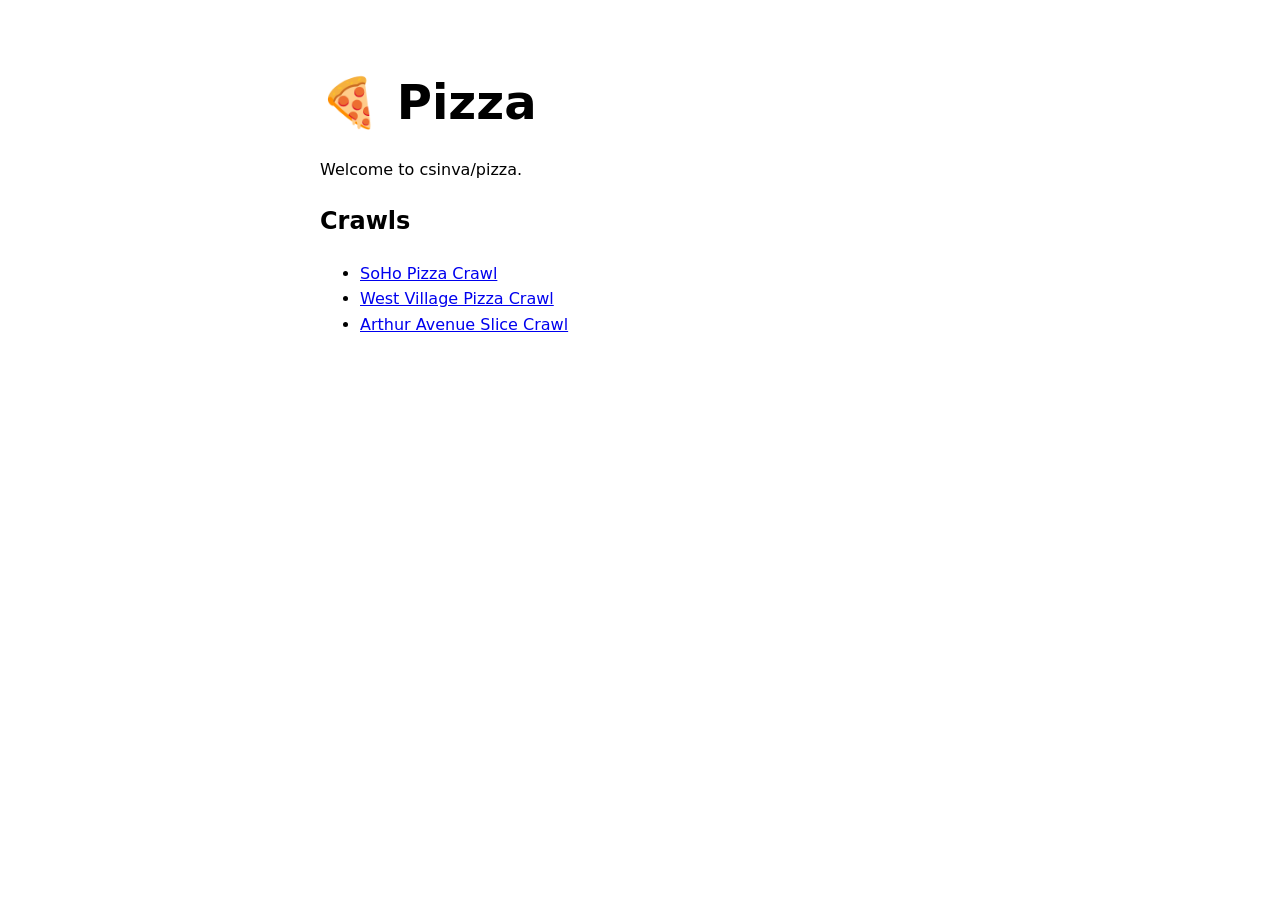
<file: index.html>
<!doctype html>
<html lang="en">
<head>
<meta charset="utf-8">
<meta name="viewport" content="width=device-width, initial-scale=1">
<title>Pizza</title>
<style>
  :root { color-scheme: light dark; }
  body { font-family: system-ui, sans-serif; max-width: 40rem; margin: 4rem auto; padding: 0 1rem; line-height: 1.6; }
  h1 { font-size: 3rem; margin-bottom: 0; }
</style>
</head>
<body>
  <h1>🍕 Pizza</h1>
  <p>Welcome to csinva/pizza.</p>
  <h2>Crawls</h2>
  <ul>
    <li><a href="soho.html">SoHo Pizza Crawl</a></li>
    <li><a href="west-village.html">West Village Pizza Crawl</a></li>
    <li><a href="slice-crawl.html">Arthur Avenue Slice Crawl</a></li>
  </ul>
</body>
</html>
</file>
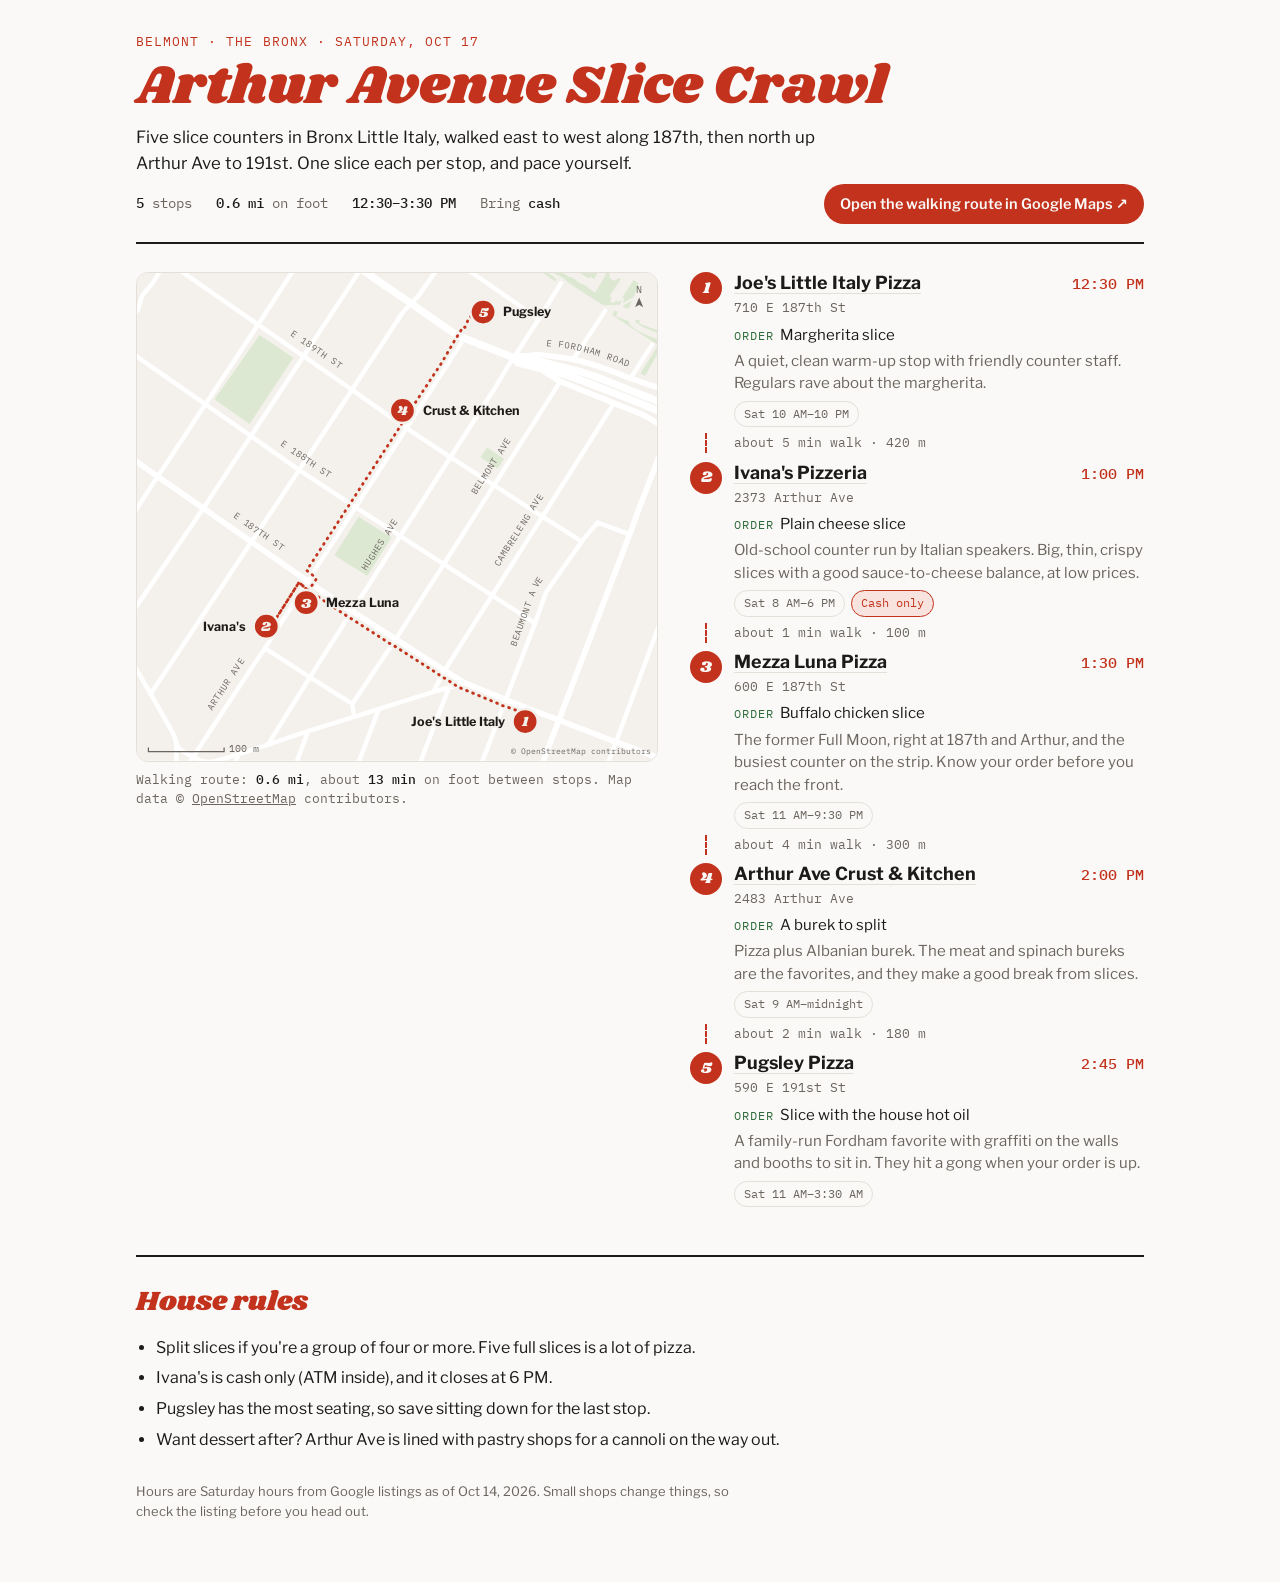
<file: slice-crawl.html>
<!doctype html>
<html lang="en">
<meta charset="utf-8">
<meta name="viewport" content="width=device-width, initial-scale=1, viewport-fit=cover">
<style>body{margin:0}</style>
<title>Arthur Avenue Slice Crawl</title>
<meta name="claude:viewport-fit-sides" content="cover">
<link rel="preconnect" href="https://fonts.googleapis.com">
<link rel="preconnect" href="https://fonts.gstatic.com" crossorigin>
<link rel="stylesheet" href="https://fonts.googleapis.com/css2?family=Shrikhand&family=Libre+Franklin:wght@400;500;600;700&family=IBM+Plex+Mono:wght@400;500&display=swap">
<link rel="stylesheet" href="map.css">
<style>
/* Layout: sign-style header, the shared route map, then the ordered stops */
:root {
  --bg: #FAF9F7;
  --surface: #FFFFFF;
  --ink: #1D1B19;
  --muted: #6B655F;
  --line: #E4DFD9;
  --sauce: #C2321C;
  --sauce-soft: #F8E3DE;
  --basil: #2E6A3A;
  --street: #D9D3CC;
  --font-sign: "Shrikhand", "Georgia", serif;
  --font-body: "Libre Franklin", system-ui, -apple-system, "Segoe UI", sans-serif;
  --font-ticket: "IBM Plex Mono", ui-monospace, "SFMono-Regular", Menlo, monospace;
}
@media (prefers-color-scheme: dark) {
  :root:not([data-theme="light"]) {
    --bg: #161412; --surface: #1F1C19; --ink: #F1EDE8; --muted: #A69E96; --line: #34302B;
    --sauce: #F0694E; --sauce-soft: #3A1F19; --basil: #84C493; --street: #3F3A34;
    color-scheme: dark;
  }
}
:root[data-theme="dark"] {
  --bg: #161412; --surface: #1F1C19; --ink: #F1EDE8; --muted: #A69E96; --line: #34302B;
  --sauce: #F0694E; --sauce-soft: #3A1F19; --basil: #84C493; --street: #3F3A34;
  color-scheme: dark;
}
* { box-sizing: border-box; }
body {
  background: var(--bg); color: var(--ink);
  font-family: var(--font-body); font-size: 16px; line-height: 1.55;
}
.wrap {
  max-width: 1040px; margin: 0 auto;
  padding-left: max(16px, env(safe-area-inset-left, 0px));
  padding-right: max(16px, env(safe-area-inset-right, 0px));
  padding-block: 32px 48px;
}
header {
  display: grid; grid-template-columns: minmax(0, 1fr) auto; grid-auto-flow: row dense;
  column-gap: 24px; row-gap: 8px; padding-block: 0 18px; border-bottom: 2px solid var(--ink);
}
header > * { grid-column: 1 / -1; }
header > .facts { grid-column: 1; align-self: center; margin: 0; }
header > .route-btn { grid-column: 2; align-self: center; margin: 0; }
@media (max-width: 640px) { header > .route-btn { grid-column: 1 / -1; } }
.eyebrow { font-family: var(--font-ticket); font-size: 13px; letter-spacing: .08em; text-transform: uppercase; color: var(--sauce); }
h1 {
  font-family: var(--font-sign); font-weight: 400; color: var(--sauce);
  font-size: clamp(2.2rem, 5.5vw, 3.4rem); line-height: 1.02; margin: 0; text-wrap: balance;
}
.lede { margin: 0; max-width: 60ch; color: var(--ink); font-size: 1.05rem; }
.facts { display: flex; flex-wrap: wrap; gap: 8px 24px; margin-top: 4px; font-family: var(--font-ticket); font-size: 14px; color: var(--muted); }
.facts b { color: var(--ink); font-weight: 500; font-variant-numeric: tabular-nums; }
.route-btn {
  justify-self: start; display: inline-flex; align-items: center; gap: 8px; margin-top: 6px;
  background: var(--sauce); color: var(--bg); text-decoration: none; font-weight: 600;
  padding: 9px 16px; border-radius: 999px; font-size: 14.5px; white-space: nowrap;
}
.route-btn:hover { filter: brightness(1.08); }
.route-btn:focus-visible, a:focus-visible { outline: 3px solid var(--basil); outline-offset: 3px; }

main { margin: 0; }

.stops { list-style: none; margin: 0; padding: 0; display: grid; }
.stop { display: grid; grid-template-columns: 32px minmax(0, 1fr); gap: 12px; }
.num {
  width: 32px; height: 32px; border-radius: 50%; display: grid; place-items: center;
  background: var(--sauce); color: var(--bg); font-family: var(--font-sign); font-size: 16px; padding-top: 2px;
}
.body { display: grid; gap: 3px; padding-bottom: 4px; min-width: 0; }
.top { display: flex; flex-wrap: wrap; align-items: baseline; justify-content: space-between; gap: 4px 12px; }
.stop h2 { margin: 0; font-size: 1.12rem; font-weight: 700; line-height: 1.25; text-wrap: balance; }
.stop h2 a { color: inherit; text-decoration: none; border-bottom: 1px solid var(--line); }
.stop h2 a:hover { border-bottom-color: var(--sauce); }
.time { font-family: var(--font-ticket); font-weight: 500; font-size: 15px; color: var(--sauce); font-variant-numeric: tabular-nums; }
.addr { font-family: var(--font-ticket); font-size: 13px; color: var(--muted); }
.order { margin: 2px 0 0; font-size: 15px; }
.order span { font-family: var(--font-ticket); font-size: 12px; letter-spacing: .08em; text-transform: uppercase; color: var(--basil); margin-right: 6px; }
.note { margin: 0; color: var(--muted); max-width: 62ch; font-size: 15px; line-height: 1.5; }
.tags { display: flex; flex-wrap: wrap; gap: 6px; margin-top: 3px; }
.tag { font-family: var(--font-ticket); font-size: 12px; padding: 3px 9px; border-radius: 999px; border: 1px solid var(--line); color: var(--muted); font-variant-numeric: tabular-nums; }
.tag.warn { border-color: var(--sauce); color: var(--sauce); background: var(--sauce-soft); }
.walk { display: grid; grid-template-columns: 32px minmax(0, 1fr); gap: 12px; align-items: center; padding-block: 2px 8px; }
.walk .rail { justify-self: center; width: 0; height: 20px; border-left: 2px dashed var(--sauce); }
.walk span { font-family: var(--font-ticket); font-size: 13px; color: var(--muted); font-variant-numeric: tabular-nums; }

.rules { margin-top: 44px; padding-top: 24px; border-top: 2px solid var(--ink); display: grid; gap: 12px; }
.rules h3 { margin: 0; font-family: var(--font-sign); font-weight: 400; color: var(--sauce); font-size: 1.7rem; }
.rules ul { margin: 0; padding-left: 20px; display: grid; gap: 6px; max-width: 66ch; }
.fine { margin-top: 28px; font-size: 13px; color: var(--muted); max-width: 70ch; }
@media (prefers-reduced-motion: no-preference) { .route-btn { transition: filter .15s; } }
</style>

<div class="wrap">
  <header>
    <div class="eyebrow">Belmont · The Bronx · Saturday, Oct 17</div>
    <h1>Arthur Avenue Slice Crawl</h1>
    <p class="lede">Five slice counters in Bronx Little Italy, walked east to west along 187th, then north up Arthur Ave to 191st. One slice each per stop, and pace yourself.</p>
    <div class="facts">
      <div><b>5</b> stops</div>
      <div><b id="totalDist">—</b> on foot</div>
      <div><b>12:30–3:30 PM</b></div>
      <div>Bring <b>cash</b></div>
    </div>
    <a class="route-btn" id="routeLink" href="https://www.google.com/maps/dir/?api=1&travelmode=walking" target="_blank" rel="noopener">Open the walking route in Google Maps ↗</a>
  </header>

  <div class="crawl-layout">
  <!-- map:start (generated by tools/build_maps.py, do not edit by hand) -->
<figure class="map" data-legs="423,104,297,183">
<svg class="route-map" viewBox="0 0 640 600" role="img" aria-labelledby="map-title-arthur-ave"><title id="map-title-arthur-ave">Walking route map: Joe&#x27;s Little Italy, then Ivana&#x27;s, then Mezza Luna, then Crust &amp; Kitchen, then Pugsley</title><rect width="640" height="600" fill="var(--map-bg)"/><path d="M283.5 372.8 L243.0 347.3 L272.7 300.1 L313.2 325.6 L283.5 372.8Z" fill="var(--map-park)"/><path d="M150.9 76.3 L95.4 155.5 L138.6 185.8 L192.5 104.3 L150.9 76.3Z" fill="var(--map-park)"/><path d="M443.9 240.7 L422.8 226.8 L430.8 214.7 L451.8 228.6 L443.9 240.7Z" fill="var(--map-park)"/><path d="M686.3 102.4 L662.2 93.2 L642.0 131.8 L644.9 132.8 L650.8 134.0 L655.9 133.7 L661.4 132.8 L665.8 130.7 L669.5 127.5 L672.6 124.5 L675.2 121.0 L686.3 102.4Z" fill="var(--map-park)"/><path d="M631.8 -55.9 L641.2 -50.6 L641.7 -49.5 L641.8 -48.4 L641.0 -47.5 L640.1 -46.6 L638.5 -45.4 L637.4 -44.0 L636.6 -42.8 L636.0 -41.2 L631.4 -29.8 L631.0 -29.0 L630.3 -28.6 L629.6 -28.5 L628.8 -28.8 L621.5 -33.8 L624.8 -40.5 L623.1 -42.9 L631.8 -55.9Z" fill="var(--map-park)"/><path d="M617.0 -33.9 L620.3 -31.6 L630.3 -24.4 L631.0 -23.2 L631.3 -22.0 L631.0 -20.9 L627.1 -11.8 L615.1 -19.5 L617.3 -23.2 L612.2 -26.7 L617.0 -33.9Z" fill="var(--map-park)"/><path d="M666.8 -54.8 L663.9 -46.8 L659.3 -48.5 L647.5 -16.9 L645.1 -17.7 L643.9 -19.8 L643.7 -22.0 L643.8 -23.9 L644.7 -26.4 L656.6 -56.5 L658.3 -57.3 L660.1 -58.1 L666.8 -54.8Z" fill="var(--map-park)"/><path d="M611.3 8.6 L617.5 12.8 L612.0 27.6 L610.9 29.5 L609.2 30.8 L598.1 36.9 L599.0 32.9 L599.0 30.8 L597.5 29.1 L611.3 8.6Z" fill="var(--map-park)"/><path d="M609.4 34.3 L598.6 39.6 L598.4 41.4 L602.6 43.4 L604.6 43.7 L606.1 42.5 L609.4 34.3Z" fill="var(--map-park)"/><path d="M613.3 56.8 L619.2 58.9 L618.0 62.0 L653.5 75.3 L653.1 76.7 L652.1 77.9 L650.5 78.0 L623.6 67.0 L618.0 63.6 L614.5 61.1 L613.1 59.4 L613.3 56.8Z" fill="var(--map-park)"/><path d="M688.4 -41.9 L689.6 -43.2 L710.7 -31.2 L710.2 -29.4 L687.3 -38.0 L688.4 -41.9Z" fill="var(--map-park)"/><path d="M481.8 -12.6 L484.1 -15.7 L488.6 -15.5 L490.9 -14.7 L493.6 -13.5 L494.6 -11.4 L495.8 -9.2 L497.2 -6.8 L499.0 -4.6 L513.7 5.3 L513.8 6.4 L516.5 8.1 L515.0 10.5 L481.8 -12.6Z" fill="var(--map-park)"/><path d="M573.5 39.4 L576.9 40.0 L580.5 39.5 L584.6 39.2 L588.1 40.0 L590.8 38.6 L593.2 39.8 L595.2 38.4 L596.0 34.6 L594.6 33.4 L592.9 35.9 L590.2 34.1 L586.2 37.3 L582.4 34.7 L584.3 30.1 L581.6 28.3 L595.4 7.7 L592.4 5.7 L590.9 7.7 L588.6 9.0 L585.9 8.8 L583.6 7.8 L581.9 5.9 L581.3 3.6 L581.2 1.3 L582.3 -0.9 L568.7 -9.0 L566.1 -9.4 L563.3 -9.0 L560.5 -10.3 L550.5 -15.8 L543.4 -4.7 L540.4 -6.4 L538.8 -3.7 L556.6 7.0 L558.1 4.5 L562.5 7.1 L569.1 -3.9 L577.6 1.2 L571.0 12.2 L571.4 12.4 L570.0 14.9 L569.5 14.6 L567.8 17.4 L563.9 23.9 L555.2 18.6 L555.7 17.7 L548.5 13.4 L548.0 14.3 L540.6 9.9 L541.1 9.0 L533.8 4.6 L533.3 5.4 L524.5 0.1 L525.0 -0.7 L519.2 -4.2 L516.4 -1.7 L514.8 -1.7 L513.6 0.3 L519.9 3.4 L525.8 7.1 L529.7 11.1 L539.7 17.7 L554.0 27.0 L573.5 39.4Z" fill="var(--map-park)"/><path d="M553.1 -19.3 L555.0 -22.6 L553.4 -30.0 L589.0 -6.0 L584.2 -3.6 L572.2 -11.3 L568.8 -12.7 L566.5 -12.9 L563.7 -12.8 L553.1 -19.3Z" fill="var(--map-park)"/><path d="M499.6 -10.4 L501.6 -7.0 L511.7 -1.2 L515.5 -6.0 L512.9 -5.2 L511.2 -5.5 L507.8 -6.2 L499.6 -10.4Z" fill="var(--map-park)"/><path d="M669.7 -53.9 L666.8 -45.7 L678.5 -41.3 L679.4 -44.1 L679.6 -45.8 L679.2 -47.7 L677.8 -49.4 L669.7 -53.9Z" fill="var(--map-park)"/><path d="M660.1 -72.5 L658.9 -71.3 L659.1 -69.7 L660.2 -68.9 L712.6 -40.1 L713.7 -39.8 L714.9 -39.6 L716.1 -39.9 L716.9 -40.7 L718.8 -45.0 L718.7 -46.0 L718.2 -46.7 L717.1 -46.6 L716.3 -46.2 L714.5 -42.6 L660.1 -72.5Z" fill="var(--map-park)"/><path d="M618.3 -82.1 L595.7 -48.5 L593.9 -48.9 L587.9 -93.4 L591.3 -92.0 L594.1 -91.0 L597.4 -90.8 L600.6 -91.4 L618.3 -82.1Z" fill="var(--map-park)"/><path d="M488.3 -35.0 L484.3 -29.7 L482.2 -28.4 L480.6 -28.0 L478.7 -28.5 L455.1 -42.5 L427.2 -61.6 L464.5 -116.0 L466.3 -115.5 L469.2 -116.4 L470.5 -117.6 L501.1 -95.2 L502.4 -92.9 L503.3 -90.6 L503.2 -88.0 L498.1 -80.6 L495.3 -82.7 L489.6 -75.2 L490.7 -74.4 L485.7 -67.4 L482.0 -70.2 L480.2 -70.8 L478.4 -70.2 L477.7 -68.3 L478.9 -66.3 L482.3 -63.7 L476.5 -55.7 L475.4 -56.5 L469.7 -49.1 L488.3 -35.0Z" fill="var(--map-park)"/><path d="M591.3 -47.7 L589.4 -44.0 L586.2 -42.0 L582.0 -41.7 L576.5 -42.9 L572.3 -46.0 L569.2 -49.9 L565.6 -53.6 L560.6 -56.5 L585.7 -91.9 L591.3 -47.7Z" fill="var(--map-park)"/><path d="M625.6 126.0 L648.6 84.9 L628.3 77.0 L618.4 72.2 L613.6 69.5 L610.0 66.6 L606.7 63.8 L605.6 61.8 L605.0 59.4 L589.5 53.3 L591.4 49.0 L591.1 47.5 L587.8 46.2 L584.9 51.7 L600.7 62.1 L606.0 65.7 L630.5 81.7 L641.5 88.7 L619.5 123.8 L625.6 126.0Z" fill="var(--map-park)"/><path d="M662.2 93.2 L660.3 92.3 L639.1 131.0 L642.0 131.8 L662.2 93.2Z" fill="var(--map-park)"/><path d="M489.5 -28.9 L488.3 -26.4 L488.4 -24.2 L489.7 -23.0 L508.4 -14.1 L510.9 -13.9 L513.7 -14.9 L515.4 -16.8 L521.1 -26.6 L521.3 -29.3 L521.1 -31.4 L519.8 -33.5 L515.2 -38.2 L512.8 -40.1 L509.4 -40.7 L504.9 -40.7 L499.9 -39.2 L496.4 -36.7 L493.0 -33.3 L489.5 -28.9Z" fill="var(--map-park)"/><path d="M378.3 -39.3 L382.5 -36.3 L385.4 -40.3 L398.7 -60.2 L404.4 -68.2 L381.7 -84.2 L371.3 -94.2 L370.1 -94.9 L369.2 -94.9 L368.6 -94.3 L367.8 -93.2 L365.4 -89.9 L347.2 -64.9 L345.8 -54.4 L362.7 -56.8 L364.1 -58.2 L357.3 -63.0 L355.0 -59.8 L349.2 -63.9 L364.9 -86.4 L370.3 -82.6 L368.2 -79.5 L384.9 -67.7 L387.1 -70.8 L393.0 -66.7 L389.4 -61.5 L392.2 -59.3 L378.3 -39.3Z" fill="var(--map-park)"/><path d="M381.2 -34.6 L377.3 -37.7 L374.8 -34.2 L378.9 -31.4 L381.2 -34.6Z" fill="var(--map-park)"/><path d="M539.3 -116.7 L553.1 -134.8 L557.1 -134.5 L581.6 -109.0 L580.5 -104.9 L581.0 -101.3 L582.6 -98.1 L584.5 -95.5 L558.2 -58.8 L556.2 -59.3 L538.9 -71.3 L539.3 -116.7Z" fill="var(--map-park)"/><path d="M634.2 -59.5 L636.6 -58.3 L635.6 -56.3 L641.8 -51.7 L644.1 -52.9 L648.2 -63.0 L647.0 -66.4 L621.5 -80.1 L596.6 -42.7 L596.0 -40.3 L596.5 -37.0 L597.1 -34.3 L599.0 -31.4 L622.9 -67.1 L625.6 -65.3 L629.1 -68.5 L633.1 -65.8 L631.5 -61.4 L634.2 -59.5Z" fill="var(--map-park)"/><path d="M526.0 -15.6 L533.8 -27.9 L548.2 -18.4 L542.5 -8.8 L538.3 -11.1 L543.6 -19.9 L534.9 -25.1 L528.4 -14.2 L526.0 -15.6Z" fill="var(--map-park)"/><path d="M551.3 -26.8 L551.7 -23.8 L550.3 -21.7 L534.6 -32.3 L535.0 -36.1 L536.5 -39.5 L539.6 -43.5 L543.5 -47.5 L547.5 -51.5 L552.3 -54.3 L555.3 -54.6 L557.4 -54.1 L559.4 -52.9 L562.9 -50.6 L566.1 -47.7 L568.9 -43.2 L587.0 -29.9 L584.0 -25.9 L561.1 -41.3 L561.6 -42.0 L559.3 -43.6 L560.5 -48.0 L556.5 -50.8 L552.9 -47.9 L550.4 -49.6 L537.8 -30.8 L548.9 -23.2 L551.3 -26.8Z" fill="var(--map-park)"/><path d="M538.5 -66.7 L538.1 -49.0 L544.1 -54.8 L547.7 -56.8 L551.1 -57.9 L538.5 -66.7Z" fill="var(--map-park)"/><path d="M520.2 -79.4 L519.1 -78.5 L516.8 -77.9 L516.8 -70.3 L514.9 -61.1 L510.3 -54.4 L512.1 -48.2 L523.0 -37.3 L524.4 -36.2 L526.3 -36.1 L528.7 -36.5 L530.6 -37.7 L534.5 -43.5 L535.1 -69.1 L520.2 -79.4Z" fill="var(--map-park)"/><path d="M192.1 -80.5 L236.5 -49.7 L249.5 -68.6 L247.5 -69.8 L246.7 -68.8 L246.0 -68.4 L245.2 -68.4 L244.1 -69.0 L235.5 -74.8 L236.3 -75.9 L236.5 -76.9 L235.5 -77.6 L212.1 -94.0 L211.1 -94.3 L210.5 -93.9 L209.1 -92.0 L200.3 -91.8 L192.1 -80.5Z" fill="var(--map-park)"/><path d="M1550.6 -1709.0 L1437.5 -1720.9 L1261.4 -1404.9 L1164.5 -1238.2 L1118.2 -1167.5 L1039.9 -1101.0 L886.6 -989.8 L807.0 -932.4 L691.9 -849.5 L581.8 -770.1 L624.6 -707.3 L607.0 -696.1 L585.9 -682.9 L553.3 -664.3 L546.2 -659.2 L539.4 -653.3 L532.7 -647.2 L526.6 -640.4 L519.3 -629.7 L515.8 -623.2 L513.3 -618.4 L509.1 -607.1 L506.3 -595.2 L503.1 -575.6 L503.7 -567.3 L504.5 -556.2 L507.4 -544.2 L510.9 -533.3 L516.5 -522.6 L522.7 -512.7 L572.5 -432.3 L621.9 -354.5 L633.4 -338.1 L645.9 -321.5 L659.0 -307.5 L672.5 -295.4 L687.1 -284.2 L701.8 -271.6 L731.0 -246.9 L750.2 -222.0 L768.6 -196.8 L771.5 -192.8 L776.9 -178.1 L779.5 -170.6 L779.5 -161.2 L777.0 -145.3 L774.6 -129.5 L766.6 -79.3 L761.3 -45.1 L758.7 -28.4 L740.4 89.7 L739.4 99.6 L738.9 109.7 L739.4 120.1 L740.7 130.4 L743.3 143.5 L747.5 155.9 L753.8 169.3 L760.8 182.7 L768.3 193.1 L777.1 203.4 L761.3 269.7 L720.2 451.7 L647.2 786.1 L644.2 799.1 L614.6 935.9 L613.0 943.1 L589.5 1051.4 L599.3 1076.8 L600.4 1078.9 L601.4 1080.8 L604.0 1088.4 L605.2 1091.6 L606.7 1095.7 L607.9 1110.1 L594.4 1171.2 L594.2 1173.7 L595.0 1175.9 L607.1 1192.0 L729.8 1302.6 L880.9 1438.8 L943.4 1495.4 L1026.1 1576.8 L1018.6 1593.2 L1049.2 1622.6 L1064.9 1631.5 L1086.1 1643.4 L1061.3 1747.6 L1102.8 1763.9 L1112.5 1767.7 L1173.1 1795.2 L1219.6 1817.1 L1221.6 1812.9 L1232.8 1817.8 L1237.6 1820.6 L1251.2 1791.4 L1278.4 1733.6 L1342.0 1666.4 L1348.6 1660.1 L1355.5 1654.8 L1364.8 1648.9 L1384.7 1636.8 L1426.7 1612.1 L1448.7 1521.2 L1456.1 1411.5 L1462.1 1237.7 L1462.9 1005.0 L1514.4 1005.6 L1653.8 1007.9 L1711.4 877.2 L1714.9 865.0 L1716.1 852.6 L1714.6 839.7 L1711.5 827.6 L1675.6 704.7 L1670.1 683.5 L1638.3 566.7 L1622.2 509.2 L1621.4 505.9 L1617.7 491.3 L1608.7 451.2 L1598.3 406.3 L1590.6 384.3 L1584.0 361.9 L1582.3 350.5 L1582.9 343.8 L1584.1 338.2 L1585.8 333.0 L1588.1 328.0 L1593.7 316.2 L1619.9 274.0 L1692.6 156.0 L1662.2 157.3 L1632.0 159.6 L1616.8 163.6 L1602.9 168.3 L1535.6 202.3 L1532.1 203.8 L1529.4 204.1 L1526.8 203.5 L1524.8 201.8 L1522.8 200.0 L1518.9 201.4 L1516.0 202.5 L1512.4 202.9 L1509.2 202.3 L1506.8 201.4 L1503.5 207.4 L1500.2 204.6 L1499.2 201.4 L1498.6 198.0 L1497.7 192.2 L1497.2 184.0 L1500.5 153.3 L1493.6 149.1 L1506.9 -13.9 L1521.1 -159.1 L1526.5 -240.9 L1535.0 -387.0 L1540.0 -501.7 L1541.8 -564.3 L1541.3 -630.8 L1541.8 -656.7 L1540.0 -749.0 L1538.6 -821.2 L1537.2 -860.3 L1535.7 -900.1 L1534.9 -959.9 L1534.8 -1025.5 L1532.9 -1090.1 L1531.2 -1180.7 L1529.4 -1251.6 L1528.8 -1279.0 L1542.5 -1378.6 L1543.9 -1386.9 L1545.0 -1419.6 L1546.2 -1463.1 L1547.9 -1531.0 L1549.9 -1601.4 L1551.1 -1651.5 L1551.3 -1682.2 L1550.6 -1709.0Z" fill="var(--map-park)"/><path d="M-55.6 113.4 L-38.4 88.4 L-53.7 77.1 L-57.3 78.5 L-55.6 113.4Z" fill="var(--map-park)"/><path d="M709.6 106.1 L691.7 137.9 L716.1 148.5 L709.6 106.1Z" fill="var(--map-park)"/><path d="M67.8 622.8 L100.3 633.2 L111.6 606.3 L91.3 610.7 L72.4 609.8 L67.8 622.8Z" fill="var(--map-park)"/><path d="M612.2 -26.7 L617.3 -23.2 L615.1 -19.5 L614.5 -18.3 L619.5 -14.8 L617.3 -11.1 L616.5 -9.7 L613.7 -5.0 L600.5 -14.0 L608.1 -25.3 L610.3 -23.8 L612.2 -26.7" fill="none" stroke="var(--map-street)" stroke-width="4" stroke-linecap="round" stroke-linejoin="round"/><path d="M623.1 -42.9 L624.8 -40.5 L621.5 -33.8 L620.9 -32.7 L620.3 -31.6 L617.0 -33.9 L623.1 -42.9" fill="none" stroke="var(--map-street)" stroke-width="4" stroke-linecap="round" stroke-linejoin="round"/><path d="M490.7 -74.4 L493.9 -71.9 L479.6 -53.3 L476.5 -55.7 L482.3 -63.7 L478.9 -66.3 L477.7 -68.3 L478.4 -70.2 L480.2 -70.8 L482.0 -70.2 L485.7 -67.4 L490.7 -74.4" fill="none" stroke="var(--map-street)" stroke-width="4" stroke-linecap="round" stroke-linejoin="round"/><path d="M345.8 -54.4 L362.7 -56.8 L364.1 -58.2 L374.1 -51.2 L372.0 -48.2 L377.4 -44.4 L378.4 -43.7 L375.5 -39.8 L372.5 -35.8 L358.7 -45.4 L345.8 -54.4" fill="none" stroke="var(--map-street)" stroke-width="4" stroke-linecap="round" stroke-linejoin="round"/><path d="M168.1 851.2 L176.2 843.4 L178.5 841.9 L182.6 835.9 L232.8 707.3 L234.4 703.2 L236.5 697.8 L239.2 690.8 L278.9 586.2 L292.9 549.2 L294.6 544.7 L297.7 536.6" fill="none" stroke="var(--map-street)" stroke-width="5.5" stroke-linecap="round" stroke-linejoin="round"/><path d="M520.4 133.2 L516.8 139.8 L516.1 141.1 L475.6 204.5 L445.7 251.3 L443.5 254.7 L439.4 261.2 L435.7 266.9 L393.8 332.9 L383.8 348.5 L381.3 352.6 L377.6 358.3" fill="none" stroke="var(--map-street)" stroke-width="5.5" stroke-linecap="round" stroke-linejoin="round"/><path d="M212.8 497.5 L217.4 500.4 L261.6 528.2 L265.0 530.3 L265.7 535.4 L266.0 537.3 L267.3 546.2" fill="none" stroke="var(--map-street)" stroke-width="5.5" stroke-linecap="round" stroke-linejoin="round"/><path d="M16.8 518.0 L22.6 509.2 L65.5 444.5 L136.3 337.6 L140.9 330.8 L145.8 323.4 L196.0 247.8 L199.5 242.5 L203.7 236.2 L260.6 149.8 L264.6 143.7 L268.7 137.4 L290.6 104.0 L322.3 55.7" fill="none" stroke="var(--map-street)" stroke-width="5.5" stroke-linecap="round" stroke-linejoin="round"/><path d="M-43.6 347.1 L-53.4 353.0 L-59.5 352.5 L-92.6 327.6 L-94.6 326.2 L-100.0 322.5 L-106.4 318.3 L-138.4 297.3 L-141.2 295.5 L-147.4 291.4 L-155.0 287.1 L-252.1 233.0 L-255.0 231.5 L-259.7 228.8" fill="none" stroke="var(--map-street)" stroke-width="5.5" stroke-linecap="round" stroke-linejoin="round"/><path d="M378.5 489.2 L383.3 481.6 L433.7 402.1 L437.1 396.8 L440.9 390.8 L493.2 308.9 L495.5 305.3 L499.1 299.7 L503.0 293.5 L564.3 196.3 L583.2 166.1 L587.0 160.1" fill="none" stroke="var(--map-street)" stroke-width="5.5" stroke-linecap="round" stroke-linejoin="round"/><path d="M226.5 -39.0 L240.8 -44.2 L251.1 -58.8 L269.1 -84.4 L275.7 -93.8" fill="none" stroke="var(--map-street)" stroke-width="5.5" stroke-linecap="round" stroke-linejoin="round"/><path d="M-0.6 102.7 L24.7 120.1 L29.9 123.9 L77.8 157.1 L84.2 161.5 L89.2 165.0 L134.2 196.4 L140.2 200.6 L145.2 204.1 L193.1 238.0 L199.5 242.5 L204.5 245.8 L262.2 283.8 L268.9 288.3 L275.9 292.8 L318.3 319.9 L324.0 323.6 L328.1 326.3 L372.2 354.8 L377.6 358.3" fill="none" stroke="var(--map-street)" stroke-width="5.5" stroke-linecap="round" stroke-linejoin="round"/><path d="M453.9 525.1 L457.3 516.1 L489.9 431.2 L503.6 392.6 L516.6 374.1 L518.4 371.5 L540.8 339.8 L543.5 335.9 L547.4 330.4" fill="none" stroke="var(--map-street)" stroke-width="5.5" stroke-linecap="round" stroke-linejoin="round"/><path d="M368.9 748.6 L362.7 746.2 L308.5 725.4 L302.9 723.2 L296.6 720.8 L236.5 697.8 L174.5 673.9 L170.4 672.3 L164.9 670.1 L109.3 648.7 L104.5 646.8 L97.7 644.2 L60.4 629.8 L57.0 628.5 L48.7 625.3" fill="none" stroke="var(--map-street)" stroke-width="5.5" stroke-linecap="round" stroke-linejoin="round"/><path d="M275.5 -5.1 L268.6 5.3 L257.2 23.2 L242.5 45.4 L209.4 95.7 L205.0 102.3 L200.9 108.5 L144.5 194.1 L140.2 200.6 L136.6 206.2 L86.6 282.0 L81.7 289.5 L77.0 296.4 L-8.8 422.1 L-16.3 428.8" fill="none" stroke="var(--map-street)" stroke-width="5.5" stroke-linecap="round" stroke-linejoin="round"/><path d="M69.1 595.4 L75.7 599.0 L80.1 600.8 L84.9 601.6 L91.1 601.8 L99.8 599.8 L121.2 593.3 L124.9 592.3 L161.1 580.5 L210.6 563.9 L267.3 546.2 L297.7 536.6 L364.9 515.4" fill="none" stroke="var(--map-street)" stroke-width="5.5" stroke-linecap="round" stroke-linejoin="round"/><path d="M161.1 580.5 L169.8 566.6 L187.4 538.2 L210.2 501.6 L212.8 497.5 L215.8 492.7 L260.1 423.2 L264.6 416.1 L269.2 408.9 L289.6 377.2 L320.1 329.5 L324.0 323.6 L327.6 317.9 L362.3 263.4 L382.0 232.5 L385.7 226.7 L389.9 220.2 L441.7 139.6 L456.3 115.1 L463.5 104.3" fill="none" stroke="var(--map-street)" stroke-width="5.5" stroke-linecap="round" stroke-linejoin="round"/><path d="M210.6 563.9 L206.8 574.0 L174.9 660.1 L172.9 665.5 L170.4 672.3 L168.2 678.0 L118.4 807.3 L114.7 816.8" fill="none" stroke="var(--map-street)" stroke-width="5.5" stroke-linecap="round" stroke-linejoin="round"/><path d="M56.9 768.9 L60.4 760.2 L101.0 655.7 L102.3 652.5 L104.5 646.8 L107.0 640.2 L121.1 602.4 L124.9 592.3" fill="none" stroke="var(--map-street)" stroke-width="5.5" stroke-linecap="round" stroke-linejoin="round"/><path d="M331.7 191.0 L328.0 196.8 L272.5 282.7 L268.9 288.3" fill="none" stroke="var(--map-street)" stroke-width="5.5" stroke-linecap="round" stroke-linejoin="round"/><path d="M275.7 -93.8 L279.4 -91.4 L342.0 -49.4 L355.3 -40.2 L381.4 -21.9 L386.4 -18.4 L447.9 24.3 L485.0 50.2 L489.2 53.1 L494.4 56.7" fill="none" stroke="var(--map-street)" stroke-width="5.5" stroke-linecap="round" stroke-linejoin="round"/><path d="M606.9 129.6 L611.0 123.8 L613.5 119.9 L633.9 88.1" fill="none" stroke="var(--map-street)" stroke-width="5.5" stroke-linecap="round" stroke-linejoin="round"/><path d="M537.0 106.3 L540.0 101.5 L543.0 96.8 L571.6 53.7 L576.3 46.4" fill="none" stroke="var(--map-street)" stroke-width="5.5" stroke-linecap="round" stroke-linejoin="round"/><path d="M48.7 625.3 L27.6 679.8" fill="none" stroke="var(--map-street)" stroke-width="5.5" stroke-linecap="round" stroke-linejoin="round"/><path d="M547.4 330.4 L541.6 326.8 L504.4 303.1 L499.1 299.7 L492.8 295.7 L444.0 264.2 L439.4 261.2 L434.0 257.7 L390.4 229.7 L385.7 226.7 L379.6 222.6 L337.6 194.8 L331.7 191.0" fill="none" stroke="var(--map-street)" stroke-width="5.5" stroke-linecap="round" stroke-linejoin="round"/><path d="M383.6 510.4 L387.4 509.3 L392.8 507.9 L403.2 504.5" fill="none" stroke="var(--map-street)" stroke-width="5.5" stroke-linecap="round" stroke-linejoin="round"/><path d="M463.5 104.3 L471.8 91.8 L494.4 56.7 L521.9 12.4" fill="none" stroke="var(--map-street)" stroke-width="5.5" stroke-linecap="round" stroke-linejoin="round"/><path d="M-38.3 363.4 L-46.8 370.9 L-77.4 413.7 L-81.2 419.4 L-85.0 424.8 L-118.1 471.6 L-122.2 477.5" fill="none" stroke="var(--map-street)" stroke-width="5.5" stroke-linecap="round" stroke-linejoin="round"/><path d="M-43.6 347.1 L-34.4 337.6 L-27.5 331.5 L20.7 257.7 L25.6 250.5 L30.4 243.1 L64.6 191.3 L80.9 166.5 L84.2 161.5 L88.1 155.5 L122.7 103.4 L145.1 69.3 L149.0 63.5 L153.5 56.6 L212.0 -33.5 L226.5 -39.0" fill="none" stroke="var(--map-street)" stroke-width="5.5" stroke-linecap="round" stroke-linejoin="round"/><path d="M48.4 579.7 L48.3 601.4 L48.4 605.7 L48.7 625.3" fill="none" stroke="var(--map-street)" stroke-width="5.5" stroke-linecap="round" stroke-linejoin="round"/><path d="M589.5 577.2 L592.7 568.7 L644.7 427.5 L652.9 419.8" fill="none" stroke="var(--map-street)" stroke-width="5.5" stroke-linecap="round" stroke-linejoin="round"/><path d="M427.1 1027.7 L430.2 1018.3 L446.9 968.4 L450.7 957.0 L452.5 951.4 L454.6 945.0 L462.8 919.1 L467.6 904.1 L472.5 888.9 L474.4 882.8 L476.7 876.6 L486.7 849.0 L502.0 806.6 L504.2 800.4 L506.7 793.8 L529.3 734.8 L535.0 719.8 L539.7 707.6 L546.5 689.9 L586.7 584.6 L589.5 577.2" fill="none" stroke="var(--map-street)" stroke-width="5.5" stroke-linecap="round" stroke-linejoin="round"/><path d="M364.9 515.4 L374.6 496.7 L378.5 489.2" fill="none" stroke="var(--map-street)" stroke-width="5.5" stroke-linecap="round" stroke-linejoin="round"/><path d="M383.6 510.4 L381.5 516.5 L359.3 574.4 L352.9 591.2 L305.7 715.9 L302.9 723.2 L300.7 729.2 L286.3 767.2 L283.0 776.0 L274.4 798.8 L264.9 821.4 L264.4 826.8 L263.6 834.5" fill="none" stroke="var(--map-street)" stroke-width="5.5" stroke-linecap="round" stroke-linejoin="round"/><path d="M368.9 748.6 L371.6 741.7 L419.1 616.7 L442.7 554.4 L451.0 532.8 L453.9 525.1" fill="none" stroke="var(--map-street)" stroke-width="5.5" stroke-linecap="round" stroke-linejoin="round"/><path d="M547.4 330.4 L550.4 326.7 L566.8 307.1 L597.6 318.5 L606.3 321.7" fill="none" stroke="var(--map-street)" stroke-width="5.5" stroke-linecap="round" stroke-linejoin="round"/><path d="M331.7 191.0 L325.2 186.4 L269.1 146.9 L264.6 143.7 L258.3 139.4 L209.8 105.7 L205.0 102.3 L199.0 98.2 L154.0 67.0 L149.0 63.5 L142.3 58.9 L99.2 28.9 L92.2 24.1 L42.1 -10.7 L36.4 -14.7" fill="none" stroke="var(--map-street)" stroke-width="5.5" stroke-linecap="round" stroke-linejoin="round"/><path d="M402.7 80.3 L395.7 91.2 L387.4 104.0 L335.8 184.6 L331.7 191.0" fill="none" stroke="var(--map-street)" stroke-width="5.5" stroke-linecap="round" stroke-linejoin="round"/><path d="M36.4 -14.7 L32.7 -8.9 L18.6 13.4 L6.4 27.6 L1.2 45.2 L-24.3 77.7 L-27.7 84.0" fill="none" stroke="var(--map-street)" stroke-width="5.5" stroke-linecap="round" stroke-linejoin="round"/><path d="M69.1 595.4 L62.2 592.0 L56.0 588.7 L52.1 585.5 L48.4 579.7" fill="none" stroke="var(--map-street)" stroke-width="5.5" stroke-linecap="round" stroke-linejoin="round"/><path d="M69.1 595.4 L64.2 602.3 L48.7 625.3" fill="none" stroke="var(--map-street)" stroke-width="5.5" stroke-linecap="round" stroke-linejoin="round"/><path d="M-11.4 469.4 L-21.7 462.0 L-73.0 425.2 L-76.3 422.9 L-81.2 419.4" fill="none" stroke="var(--map-street)" stroke-width="5.5" stroke-linecap="round" stroke-linejoin="round"/><path d="M48.4 579.7 L46.7 572.7 L44.1 566.1 L34.8 549.8 L16.8 518.0" fill="none" stroke="var(--map-street)" stroke-width="5.5" stroke-linecap="round" stroke-linejoin="round"/><path d="M10.7 507.5 L-5.0 480.4 L-11.4 469.4" fill="none" stroke="var(--map-street)" stroke-width="5.5" stroke-linecap="round" stroke-linejoin="round"/><path d="M16.8 518.0 L10.7 507.5" fill="none" stroke="var(--map-street)" stroke-width="5.5" stroke-linecap="round" stroke-linejoin="round"/><path d="M106.8 -121.7 L99.9 -111.0 L86.8 -91.2 L80.1 -81.0 L46.2 -29.4 L40.9 -21.4 L36.4 -14.7" fill="none" stroke="var(--map-street)" stroke-width="5.5" stroke-linecap="round" stroke-linejoin="round"/><path d="M36.4 -14.7 L28.9 -19.9 L-10.9 -47.6 L-22.8 -56.0 L-27.0 -59.0 L-33.7 -63.5 L-59.9 -81.8 L-69.3 -84.5" fill="none" stroke="var(--map-street)" stroke-width="5.5" stroke-linecap="round" stroke-linejoin="round"/><path d="M-68.8 57.4 L-58.9 63.8 L-36.1 78.5 L-27.7 84.0" fill="none" stroke="var(--map-street)" stroke-width="5.5" stroke-linecap="round" stroke-linejoin="round"/><path d="M-68.0 126.9 L-57.7 125.9 L-31.4 90.5 L-27.7 84.0" fill="none" stroke="var(--map-street)" stroke-width="5.5" stroke-linecap="round" stroke-linejoin="round"/><path d="M210.0 379.4 L205.6 386.3 L157.5 461.8 L137.9 490.7 L75.2 586.2 L69.1 595.4" fill="none" stroke="var(--map-street)" stroke-width="5.5" stroke-linecap="round" stroke-linejoin="round"/><path d="M337.4 37.6 L346.1 28.5 L377.9 -16.8 L381.4 -21.9" fill="none" stroke="var(--map-street)" stroke-width="5.5" stroke-linecap="round" stroke-linejoin="round"/><path d="M322.3 55.7 L328.3 46.8 L337.4 37.6" fill="none" stroke="var(--map-street)" stroke-width="5.5" stroke-linecap="round" stroke-linejoin="round"/><path d="M377.6 358.3 L381.9 361.1 L390.5 366.7 L410.2 379.4 L431.3 393.1 L437.1 396.8 L442.4 400.3 L480.3 424.9 L484.3 427.6 L489.9 431.2" fill="none" stroke="var(--map-street)" stroke-width="5.5" stroke-linecap="round" stroke-linejoin="round"/><path d="M377.6 358.3 L373.9 364.1 L339.5 417.7 L323.3 443.1 L318.5 450.6" fill="none" stroke="var(--map-street)" stroke-width="5.5" stroke-linecap="round" stroke-linejoin="round"/><path d="M318.5 450.6 L313.9 457.5 L269.6 523.4 L265.0 530.3" fill="none" stroke="var(--map-street)" stroke-width="5.5" stroke-linecap="round" stroke-linejoin="round"/><path d="M268.9 288.3 L265.0 294.4 L215.3 371.2 L210.0 379.4" fill="none" stroke="var(--map-street)" stroke-width="5.5" stroke-linecap="round" stroke-linejoin="round"/><path d="M-122.2 477.5 L-117.8 480.7 L-79.5 508.5 L-60.3 522.5 L-51.7 528.7" fill="none" stroke="var(--map-street)" stroke-width="5.5" stroke-linecap="round" stroke-linejoin="round"/><path d="M157.5 461.8 L163.0 465.4 L204.1 491.9 L207.1 493.9 L212.8 497.5" fill="none" stroke="var(--map-street)" stroke-width="5.5" stroke-linecap="round" stroke-linejoin="round"/><path d="M364.9 515.4 L383.6 510.4" fill="none" stroke="var(--map-street)" stroke-width="5.5" stroke-linecap="round" stroke-linejoin="round"/><path d="M-27.7 84.0 L-22.1 87.9 L-0.6 102.7" fill="none" stroke="var(--map-street)" stroke-width="5.5" stroke-linecap="round" stroke-linejoin="round"/><path d="M499.6 118.3 L503.2 122.7 L520.4 133.2 L541.1 141.6 L570.0 153.2 L587.0 160.1 L606.5 167.8 L619.5 172.9 L629.5 178.2 L641.0 184.8 L646.8 188.5 L655.1 193.1" fill="none" stroke="var(--map-street)" stroke-width="7" stroke-linecap="round" stroke-linejoin="round"/><path d="M722.4 78.2 L713.1 81.9 L710.9 83.4 L709.2 84.8 L708.0 86.4 L700.5 97.9 L692.5 111.5" fill="none" stroke="var(--map-street)" stroke-width="7" stroke-linecap="round" stroke-linejoin="round"/><path d="M655.1 193.1 L659.1 183.3 L668.8 159.8 L671.1 154.3 L674.4 145.4" fill="none" stroke="var(--map-street)" stroke-width="7" stroke-linecap="round" stroke-linejoin="round"/><path d="M728.2 169.2 L718.9 160.9 L713.4 156.4 L709.6 153.9 L704.5 151.1 L699.3 149.1 L691.0 146.8 L686.3 146.2 L674.4 145.4" fill="none" stroke="var(--map-street)" stroke-width="7" stroke-linecap="round" stroke-linejoin="round"/><path d="M-67.7 185.3 L-56.6 192.6 L18.9 245.9 L25.6 250.5 L30.9 254.2 L75.5 285.3 L81.7 289.5 L86.5 292.9 L134.8 326.6 L140.9 330.8 L146.0 334.4 L203.2 374.6 L210.0 379.4 L216.0 383.5 L259.0 412.4 L264.6 416.1" fill="none" stroke="var(--map-street)" stroke-width="7" stroke-linecap="round" stroke-linejoin="round"/><path d="M674.4 145.4 L665.4 144.6 L655.4 143.3 L644.6 141.5 L628.6 137.1 L606.9 129.6 L587.1 121.8 L569.4 115.5 L546.9 108.7 L537.0 106.3 L531.1 105.2 L494.3 100.3 L472.3 102.8" fill="none" stroke="var(--map-street)" stroke-width="7" stroke-linecap="round" stroke-linejoin="round"/><path d="M655.1 193.1 L663.0 197.4 L700.5 220.5 L706.8 224.7 L725.8 236.4 L732.0 240.3 L746.3 249.1" fill="none" stroke="var(--map-street)" stroke-width="7" stroke-linecap="round" stroke-linejoin="round"/><path d="M589.5 577.2 L595.3 579.4 L661.5 604.2 L673.1 608.5" fill="none" stroke="var(--map-street)" stroke-width="7" stroke-linecap="round" stroke-linejoin="round"/><path d="M264.6 416.1 L269.0 419.0 L312.9 447.1 L318.5 450.6" fill="none" stroke="var(--map-street)" stroke-width="7" stroke-linecap="round" stroke-linejoin="round"/><path d="M318.5 450.6 L323.3 453.7 L372.9 485.6 L378.5 489.2" fill="none" stroke="var(--map-street)" stroke-width="7" stroke-linecap="round" stroke-linejoin="round"/><path d="M453.9 525.1 L459.0 527.1 L510.5 546.9 L519.3 550.3 L526.4 553.1 L582.5 574.5 L589.5 577.2" fill="none" stroke="var(--map-street)" stroke-width="7" stroke-linecap="round" stroke-linejoin="round"/><path d="M110.4 1149.6 L115.7 1141.4 L117.9 1138.0 L160.6 1072.3 L163.9 1067.1 L167.6 1061.3 L170.0 1057.6 L220.2 1005.5 L243.0 981.9 L248.3 976.3 L253.6 970.8 L276.2 947.4 L290.1 933.0 L292.8 930.2 L298.9 923.9 L305.5 917.0 L321.4 900.1 L347.2 873.5 L351.3 869.2 L355.4 864.8 L358.6 861.3 L370.1 851.3 L377.0 845.2 L383.7 839.6 L384.8 838.7 L416.7 794.7 L428.8 778.0 L432.6 772.8 L436.3 766.9 L436.6 766.3 L444.6 745.4 L516.0 558.7 L519.3 550.3 L522.7 541.3 L529.9 522.3 L572.7 409.9 L594.2 353.4 L596.9 346.5 L603.2 329.8 L604.2 327.4 L606.3 321.7 L608.8 315.2 L616.2 294.1 L641.8 228.1" fill="none" stroke="var(--map-street)" stroke-width="7" stroke-linecap="round" stroke-linejoin="round"/><path d="M641.8 228.1 L649.3 208.3 L650.7 204.5 L652.1 200.7 L655.1 193.1" fill="none" stroke="var(--map-street)" stroke-width="7" stroke-linecap="round" stroke-linejoin="round"/><path d="M692.5 111.5 L679.8 133.7 L677.2 138.4 L674.4 145.4" fill="none" stroke="var(--map-street)" stroke-width="7" stroke-linecap="round" stroke-linejoin="round"/><path d="M403.2 504.5 L448.5 522.9 L453.9 525.1" fill="none" stroke="var(--map-street)" stroke-width="7" stroke-linecap="round" stroke-linejoin="round"/><path d="M378.5 489.2 L384.6 493.0 L403.2 504.5" fill="none" stroke="var(--map-street)" stroke-width="7" stroke-linecap="round" stroke-linejoin="round"/><path d="M558.9 1138.1 L560.9 1129.1 L567.5 1100.0 L572.9 1074.9 L577.7 1052.1 L580.3 1039.7 L603.4 932.4 L615.0 877.6 L620.2 853.0 L621.8 845.9 L623.6 837.1 L629.7 808.6 L635.7 780.8 L646.2 731.4 L647.6 724.9 L649.4 716.8 L665.3 644.0 L670.3 621.4 L671.5 615.8 L673.1 608.5 L675.3 598.1 L722.2 376.7 L723.5 370.6" fill="none" stroke="var(--map-street)" stroke-width="8" stroke-linecap="round" stroke-linejoin="round"/><path d="M-51.7 528.7 L-55.1 533.5 L-120.6 625.8" fill="none" stroke="var(--map-street)" stroke-width="8" stroke-linecap="round" stroke-linejoin="round"/><path d="M-64.7 274.7 L-62.7 283.7 L-47.3 333.1 L-45.8 337.7 L-43.6 347.1" fill="none" stroke="var(--map-street)" stroke-width="8" stroke-linecap="round" stroke-linejoin="round"/><path d="M-16.3 428.8 L-14.0 436.8 L-9.7 453.9 L-10.2 462.3 L-11.4 469.4" fill="none" stroke="var(--map-street)" stroke-width="8" stroke-linecap="round" stroke-linejoin="round"/><path d="M-43.6 347.1 L-38.3 363.4" fill="none" stroke="var(--map-street)" stroke-width="8" stroke-linecap="round" stroke-linejoin="round"/><path d="M-38.3 363.4 L-35.4 372.2 L-22.1 413.5" fill="none" stroke="var(--map-street)" stroke-width="8" stroke-linecap="round" stroke-linejoin="round"/><path d="M-22.1 413.5 L-19.5 421.6 L-16.3 428.8" fill="none" stroke="var(--map-street)" stroke-width="8" stroke-linecap="round" stroke-linejoin="round"/><path d="M-11.4 469.4 L-18.0 479.1 L-37.5 507.8 L-44.8 518.7 L-47.0 521.9 L-51.7 528.7" fill="none" stroke="var(--map-street)" stroke-width="8" stroke-linecap="round" stroke-linejoin="round"/><path d="M499.6 118.3 L514.3 121.6" fill="none" stroke="var(--map-street)" stroke-width="9" stroke-linecap="round" stroke-linejoin="round"/><path d="M472.3 102.8 L463.5 104.3" fill="none" stroke="var(--map-street)" stroke-width="9" stroke-linecap="round" stroke-linejoin="round"/><path d="M543.6 131.0 L557.7 136.3 L606.2 155.3 L625.4 162.9 L641.0 169.7 L657.8 177.5 L677.1 186.7 L694.3 195.5 L711.7 205.0 L726.9 213.6 L743.6 224.0 L760.3 235.2 L769.8 241.9 L779.8 249.1 L789.8 256.4 L800.9 265.1 L836.8 293.4" fill="none" stroke="var(--map-street)" stroke-width="9" stroke-linecap="round" stroke-linejoin="round"/><path d="M837.4 278.6 L799.7 249.7 L781.6 236.1 L762.8 223.0 L743.3 210.0 L724.7 198.8 L705.8 188.7 L685.3 178.2 L668.1 170.0 L651.6 162.5 L633.4 154.7 L612.5 146.6 L570.5 129.8 L559.8 126.0 L546.6 121.7" fill="none" stroke="var(--map-street)" stroke-width="9" stroke-linecap="round" stroke-linejoin="round"/><path d="M463.5 104.3 L457.3 101.8 L419.1 86.8 L411.2 83.6 L408.9 82.6 L402.7 80.3" fill="none" stroke="var(--map-street)" stroke-width="9" stroke-linecap="round" stroke-linejoin="round"/><path d="M397.8 78.2 L395.0 76.8 L390.4 74.1 L387.1 71.9 L372.4 61.8 L359.9 53.1 L347.0 44.2 L341.9 40.7 L337.4 37.6" fill="none" stroke="var(--map-street)" stroke-width="9" stroke-linecap="round" stroke-linejoin="round"/><path d="M275.5 -5.1 L270.0 -9.0 L256.1 -18.7" fill="none" stroke="var(--map-street)" stroke-width="9" stroke-linecap="round" stroke-linejoin="round"/><path d="M226.5 -39.0 L219.5 -43.8 L205.4 -53.5 L197.1 -59.2" fill="none" stroke="var(--map-street)" stroke-width="9" stroke-linecap="round" stroke-linejoin="round"/><path d="M337.4 37.6 L331.6 33.6 L306.3 16.3" fill="none" stroke="var(--map-street)" stroke-width="9" stroke-linecap="round" stroke-linejoin="round"/><path d="M306.3 16.3 L291.4 6.0 L281.2 -1.1 L275.5 -5.1" fill="none" stroke="var(--map-street)" stroke-width="9" stroke-linecap="round" stroke-linejoin="round"/><path d="M197.1 -59.2 L173.1 -75.8 L151.2 -90.8" fill="none" stroke="var(--map-street)" stroke-width="9" stroke-linecap="round" stroke-linejoin="round"/><path d="M463.5 104.3 L468.1 110.3 L499.6 118.3" fill="none" stroke="var(--map-street)" stroke-width="9" stroke-linecap="round" stroke-linejoin="round"/><path d="M546.6 121.7 L536.6 119.0 L524.7 115.9 L472.3 102.8" fill="none" stroke="var(--map-street)" stroke-width="9" stroke-linecap="round" stroke-linejoin="round"/><path d="M514.3 121.6 L528.6 125.7 L543.6 131.0" fill="none" stroke="var(--map-street)" stroke-width="9" stroke-linecap="round" stroke-linejoin="round"/><path d="M256.1 -18.7 L233.4 -34.5 L226.5 -39.0" fill="none" stroke="var(--map-street)" stroke-width="9" stroke-linecap="round" stroke-linejoin="round"/><path d="M402.7 80.3 L398.5 78.5 L397.8 78.2" fill="none" stroke="var(--map-street)" stroke-width="9" stroke-linecap="round" stroke-linejoin="round"/><path id="st-arthur-ave-0" d="M75.2 586.2 L137.9 490.7 L157.5 461.8 L205.6 386.3 L210.0 379.4" fill="none"/><text class="street-name" dy="-12"><textPath href="#st-arthur-ave-0" startOffset="86" text-anchor="middle">ARTHUR AVE</textPath></text><path id="st-arthur-ave-1" d="M161.1 580.5 L169.8 566.6 L187.4 538.2 L210.2 501.6 L212.8 497.5 L215.8 492.7 L260.1 423.2 L264.6 416.1 L269.2 408.9 L289.6 377.2 L320.1 329.5 L324.0 323.6 L327.6 317.9 L362.3 263.4 L382.0 232.5 L385.7 226.7 L389.9 220.2 L441.7 139.6 L456.3 115.1 L463.5 104.3" fill="none"/><text class="street-name" dy="-12"><textPath href="#st-arthur-ave-1" startOffset="282" text-anchor="middle">HUGHES AVE</textPath></text><path id="st-arthur-ave-2" d="M92.2 24.1 L99.2 28.9 L142.3 58.9 L149.0 63.5 L154.0 67.0 L199.0 98.2 L205.0 102.3 L209.8 105.7 L258.3 139.4 L264.6 143.7 L269.1 146.9 L325.2 186.4 L331.7 191.0" fill="none"/><text class="street-name" dy="-12"><textPath href="#st-arthur-ave-2" startOffset="146" text-anchor="middle">E 189TH ST</textPath></text><path id="st-arthur-ave-3" d="M377.6 358.3 L381.3 352.6 L383.8 348.5 L393.8 332.9 L435.7 266.9 L439.4 261.2 L443.5 254.7 L445.7 251.3 L475.6 204.5 L516.1 141.1 L516.8 139.8 L520.4 133.2" fill="none"/><text class="street-name" dy="-12"><textPath href="#st-arthur-ave-3" startOffset="133" text-anchor="middle">BELMONT AVE</textPath></text><path id="st-arthur-ave-4" d="M24.7 120.1 L29.9 123.9 L77.8 157.1 L84.2 161.5 L89.2 165.0 L134.2 196.4 L140.2 200.6 L145.2 204.1 L193.1 238.0 L199.5 242.5 L204.5 245.8 L262.2 283.8 L268.9 288.3 L275.9 292.8 L318.3 319.9 L324.0 323.6 L328.1 326.3 L372.2 354.8 L377.6 358.3" fill="none"/><text class="street-name" dy="-12"><textPath href="#st-arthur-ave-4" startOffset="213" text-anchor="middle">E 188TH ST</textPath></text><path id="st-arthur-ave-5" d="M378.5 489.2 L383.3 481.6 L433.7 402.1 L437.1 396.8 L440.9 390.8 L493.2 308.9 L495.5 305.3 L499.1 299.7 L503.0 293.5 L564.3 196.3 L583.2 166.1 L587.0 160.1" fill="none"/><text class="street-name" dy="-12"><textPath href="#st-arthur-ave-5" startOffset="195" text-anchor="middle">CAMBRELENG AVE</textPath></text><path id="st-arthur-ave-6" d="M453.9 525.1 L457.3 516.1 L489.9 431.2 L503.6 392.6 L516.6 374.1 L518.4 371.5 L540.8 339.8 L543.5 335.9 L547.4 330.4" fill="none"/><text class="street-name" dy="-12"><textPath href="#st-arthur-ave-6" startOffset="109" text-anchor="middle">BEAUMONT AVE</textPath></text><path id="st-arthur-ave-7" d="M472.3 102.8 L494.3 100.3 L531.1 105.2 L537.0 106.3 L546.9 108.7 L569.4 115.5 L587.1 121.8 L606.9 129.6 L628.6 137.1" fill="none"/><text class="street-name" dy="-12"><textPath href="#st-arthur-ave-7" startOffset="81" text-anchor="middle">E FORDHAM ROAD</textPath></text><path id="st-arthur-ave-8" d="M18.9 245.9 L25.6 250.5 L30.9 254.2 L75.5 285.3 L81.7 289.5 L86.5 292.9 L134.8 326.6 L140.9 330.8 L146.0 334.4 L203.2 374.6 L210.0 379.4 L216.0 383.5 L259.0 412.4 L264.6 416.1" fill="none"/><text class="street-name" dy="-12"><textPath href="#st-arthur-ave-8" startOffset="149" text-anchor="middle">E 187TH ST</textPath></text><path d="M480.9 543.5 L456.1 534.3 L454.7 533.8 L451.0 532.8 L447.1 531.8 L445.6 530.5 L398.2 510.8 L394.9 509.4 L392.8 507.9 L388.2 504.9 L381.3 500.4 L379.2 499.1 L374.6 496.7 L370.2 493.4 L368.8 492.4 L319.3 460.7 L317.1 459.2 L313.8 457.5 L310.1 455.4 L308.6 454.4 L264.7 426.0 L263.3 425.2 L260.1 423.2 L255.8 420.6 L255.0 420.0 L211.0 390.7 L209.4 389.7 L205.6 386.3 L201.1 382.3 L199.3 380.8 L163.4 437.4 L199.3 380.8 L201.1 382.3 L205.6 386.3 L209.4 389.7 L211.0 390.7 L203.4 402.6 L211.0 390.7 L212.1 389.1 L216.0 383.5 L219.4 378.5 L220.5 376.8 L219.0 374.1 L215.3 371.2 L210.3 367.2 L208.8 366.1 L258.2 290.0 L259.3 288.3 L262.2 283.8 L264.6 280.2 L265.8 278.3 L321.8 192.1 L323.0 190.3 L325.2 186.4 L328.4 180.7 L329.4 179.3 L322.8 174.8 L329.4 179.3 L374.4 111.4 L381.2 99.8 L388.0 88.1 L389.4 85.7 L394.9 76.8 L400.4 67.9 L401.4 66.0 L403.6 66.9 L404.5 64.9 L408.4 55.6 L410.2 53.5 L418.2 56.9 L420.5 58.1" fill="none" stroke="var(--map-bg)" stroke-width="8" stroke-linecap="round" stroke-linejoin="round" opacity=".7"/><path d="M480.9 543.5 L456.1 534.3 L454.7 533.8 L451.0 532.8 L447.1 531.8 L445.6 530.5 L398.2 510.8 L394.9 509.4 L392.8 507.9 L388.2 504.9 L381.3 500.4 L379.2 499.1 L374.6 496.7 L370.2 493.4 L368.8 492.4 L319.3 460.7 L317.1 459.2 L313.8 457.5 L310.1 455.4 L308.6 454.4 L264.7 426.0 L263.3 425.2 L260.1 423.2 L255.8 420.6 L255.0 420.0 L211.0 390.7 L209.4 389.7 L205.6 386.3 L201.1 382.3 L199.3 380.8 L163.4 437.4 L199.3 380.8 L201.1 382.3 L205.6 386.3 L209.4 389.7 L211.0 390.7 L203.4 402.6 L211.0 390.7 L212.1 389.1 L216.0 383.5 L219.4 378.5 L220.5 376.8 L219.0 374.1 L215.3 371.2 L210.3 367.2 L208.8 366.1 L258.2 290.0 L259.3 288.3 L262.2 283.8 L264.6 280.2 L265.8 278.3 L321.8 192.1 L323.0 190.3 L325.2 186.4 L328.4 180.7 L329.4 179.3 L322.8 174.8 L329.4 179.3 L374.4 111.4 L381.2 99.8 L388.0 88.1 L389.4 85.7 L394.9 76.8 L400.4 67.9 L401.4 66.0 L403.6 66.9 L404.5 64.9 L408.4 55.6 L410.2 53.5 L418.2 56.9 L420.5 58.1" fill="none" stroke="var(--sauce)" stroke-width="3.5" stroke-dasharray="1 7" stroke-linecap="round" stroke-linejoin="round"/><circle cx="477.7" cy="552.0" r="15.5" fill="var(--sauce)" stroke="var(--map-bg)" stroke-width="3"/><text class="pin-num" x="477.7" y="558.0">1</text><text class="pin-label" x="452.7" y="557.5" text-anchor="end">Joe&#x27;s Little Italy</text><circle cx="159.1" cy="434.7" r="15.5" fill="var(--sauce)" stroke="var(--map-bg)" stroke-width="3"/><text class="pin-num" x="159.1" y="440.7">2</text><text class="pin-label" x="134.1" y="440.2" text-anchor="end">Ivana&#x27;s</text><circle cx="208.2" cy="405.7" r="15.5" fill="var(--sauce)" stroke="var(--map-bg)" stroke-width="3"/><text class="pin-num" x="208.2" y="411.7">3</text><text class="pin-label" x="233.2" y="411.2" text-anchor="start">Mezza Luna</text><circle cx="326.7" cy="169.2" r="15.5" fill="var(--sauce)" stroke="var(--map-bg)" stroke-width="3"/><text class="pin-num" x="326.7" y="175.2">4</text><text class="pin-label" x="351.7" y="174.7" text-anchor="start">Crust &amp; Kitchen</text><circle cx="425.9" cy="48.0" r="15.5" fill="var(--sauce)" stroke="var(--map-bg)" stroke-width="3"/><text class="pin-num" x="425.9" y="54.0">5</text><text class="pin-label" x="450.9" y="53.5" text-anchor="start">Pugsley</text><g class="map-chrome"><path d="M14 584 v5 h93.2 v-5" fill="none" stroke="var(--map-ink)" stroke-width="1.5"/><text x="113.2" y="589">100 m</text><text x="618" y="25" text-anchor="middle">N</text><path d="M618 30 l-5 12 l5 -3 l5 3 z" fill="var(--map-ink)"/><text x="632" y="592" text-anchor="end" class="attrib">© OpenStreetMap contributors</text></g></svg>
<figcaption>Walking route: <b>0.6 mi</b>, about <b>13 min</b> on foot between stops. Map data © <a href="https://www.openstreetmap.org/copyright">OpenStreetMap</a> contributors.</figcaption>
</figure>
<!-- map:end -->
  <div class="crawl-side">

  <main>

    <ol class="stops" id="stops"></ol>
  </main>

  </div>
  </div>

  <section class="rules">
    <h3>House rules</h3>
    <ul>
      <li>Split slices if you're a group of four or more. Five full slices is a lot of pizza.</li>
      <li>Ivana's is cash only (ATM inside), and it closes at 6 PM.</li>
      <li>Pugsley has the most seating, so save sitting down for the last stop.</li>
      <li>Want dessert after? Arthur Ave is lined with pastry shops for a cannoli on the way out.</li>
    </ul>
  </section>

  <p class="fine">Hours are Saturday hours from Google listings as of Oct 14, 2026. Small shops change things, so check the listing before you head out.</p>
</div>

<script>
const STOPS = [
  { name: "Joe's Little Italy Pizza", time: "12:30 PM", addr: "710 E 187th St", lat: 40.8538929, lon: -73.8841568,
    hours: "Sat 10 AM–10 PM", order: "Margherita slice", note: "A quiet, clean warm-up stop with friendly counter staff. Regulars rave about the margherita.",
    url: "https://maps.google.com/?cid=4701440938597198533" },
  { name: "Ivana's Pizzeria", time: "1:00 PM", addr: "2373 Arthur Ave", lat: 40.8550232, lon: -73.8882162,
    hours: "Sat 8 AM–6 PM", order: "Plain cheese slice", note: "Old-school counter run by Italian speakers. Big, thin, crispy slices with a good sauce-to-cheese balance, at low prices.",
    tags: ["Cash only"], url: "https://maps.google.com/?cid=12481502490359270641" },
  { name: "Mezza Luna Pizza", time: "1:30 PM", addr: "600 E 187th St", lat: 40.8553028, lon: -73.8875914,
    hours: "Sat 11 AM–9:30 PM", order: "Buffalo chicken slice", note: "The former Full Moon, right at 187th and Arthur, and the busiest counter on the strip. Know your order before you reach the front.",
    url: "https://maps.google.com/?cid=2575135363575955435" },
  { name: "Arthur Ave Crust & Kitchen", time: "2:00 PM", addr: "2483 Arthur Ave", lat: 40.8575816, lon: -73.8860807,
    hours: "Sat 9 AM–midnight", order: "A burek to split", note: "Pizza plus Albanian burek. The meat and spinach bureks are the favorites, and they make a good break from slices.",
    url: "https://maps.google.com/?cid=16740309138144167422" },
  { name: "Pugsley Pizza", time: "2:45 PM", addr: "590 E 191st St", lat: 40.8587496, lon: -73.8848173,
    hours: "Sat 11 AM–3:30 AM", order: "Slice with the house hot oil", note: "A family-run Fordham favorite with graffiti on the walls and booths to sit in. They hit a gong when your order is up.",
    url: "https://maps.google.com/?cid=3619731013626267111" }
];

// Walking distance of each leg, in meters, from the routed map (tools/build_maps.py); ~80 m per minute
const LEGS = document.querySelector(".map").dataset.legs.split(",").map(Number);

// Stops list
const list = document.getElementById("stops");
let total = 0;
STOPS.forEach((s, i) => {
  const li = document.createElement("li");
  li.className = "stop";
  const tags = [s.hours, ...(s.tags || [])].map((t, j) =>
    `<span class="tag${j > 0 ? " warn" : ""}">${t}</span>`).join("");
  li.innerHTML = `
    <div class="num" aria-hidden="true">${i + 1}</div>
    <div class="body">
      <div class="top">
        <h2><a href="${s.url}" target="_blank" rel="noopener">${s.name}</a></h2>
        <span class="time">${s.time}</span>
      </div>
      <div class="addr">${s.addr}</div>
      <p class="order"><span>Order</span>${s.order}</p>
      <p class="note">${s.note}</p>
      <div class="tags">${tags}</div>
    </div>`;
  list.appendChild(li);
  if (i < STOPS.length - 1) {
    const m = LEGS[i];
    total += m;
    const w = document.createElement("li");
    w.className = "walk";
    w.setAttribute("aria-label", "Walk to next stop");
    w.innerHTML = `<div class="rail"></div><span>about ${Math.max(1, Math.round(m / 80))} min walk · ${Math.round(m / 10) * 10} m</span>`;
    list.appendChild(w);
  }
});
document.getElementById("totalDist").textContent = (total / 1609).toFixed(1) + " mi";

// Google Maps walking directions, all five stops in order
const q = s => encodeURIComponent(`${s.name}, ${s.addr}, Bronx, NY`);
const mid = STOPS.slice(1, -1).map(q).join("%7C");
document.getElementById("routeLink").href =
  `https://www.google.com/maps/dir/?api=1&origin=${q(STOPS[0])}&destination=${q(STOPS[STOPS.length - 1])}&waypoints=${mid}&travelmode=walking`;
</script>
</file>
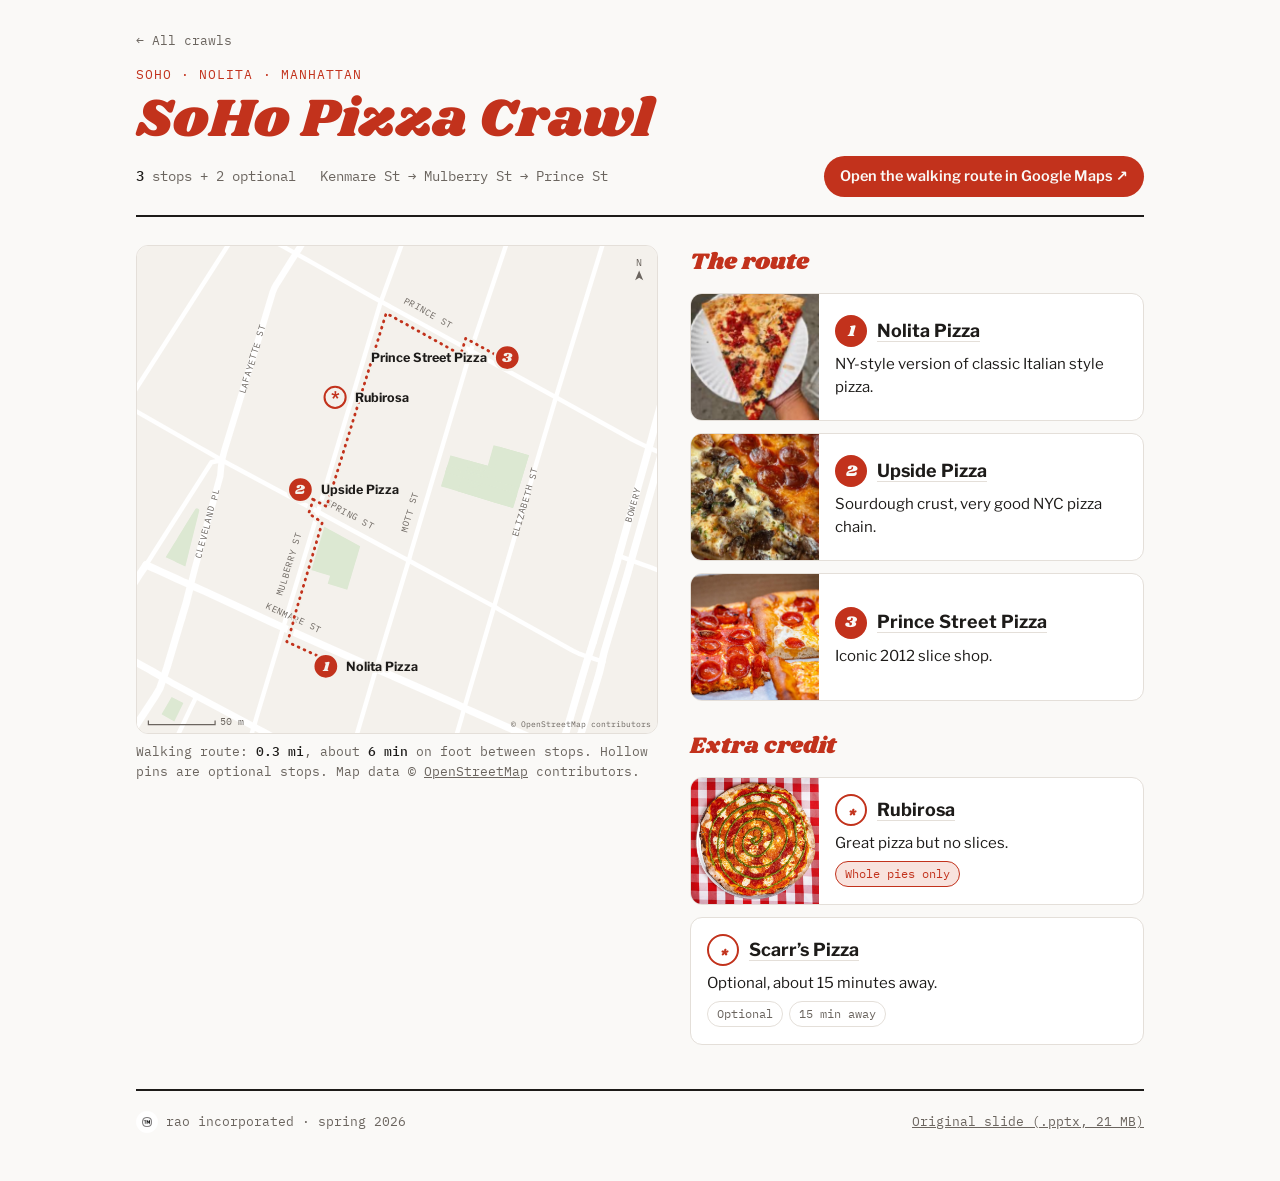
<file: soho.html>
<!doctype html>
<html lang="en">
<head>
<meta charset="utf-8">
<meta name="viewport" content="width=device-width, initial-scale=1, viewport-fit=cover">
<title>SoHo Pizza Crawl</title>
<link rel="preconnect" href="https://fonts.googleapis.com">
<link rel="preconnect" href="https://fonts.gstatic.com" crossorigin>
<link rel="stylesheet" href="https://fonts.googleapis.com/css2?family=Shrikhand&family=Libre+Franklin:wght@400;500;600;700&family=IBM+Plex+Mono:wght@400;500&display=swap">
<link rel="stylesheet" href="crawl.css">
<link rel="stylesheet" href="map.css">
</head>
<body>
<div class="wrap">
  <a class="back" href="./">← All crawls</a>
  <header>
    <div class="eyebrow">SoHo · Nolita · Manhattan</div>
    <h1>SoHo Pizza Crawl</h1>
    <div class="facts">
      <div><b>3</b> stops + 2 optional</div>
      <div>Kenmare St → Mulberry St → Prince St</div>
    </div>
    <a class="route-btn" target="_blank" rel="noopener" href="https://www.google.com/maps/dir/?api=1&amp;travelmode=walking&amp;origin=Nolita+Pizza%2C+Kenmare+St%2C+New+York%2C+NY&amp;waypoints=Upside+Pizza%2C+Spring+St%2C+New+York%2C+NY&amp;destination=Prince+Street+Pizza%2C+Prince+St%2C+New+York%2C+NY">Open the walking route in Google Maps ↗</a>
  </header>

  <div class="crawl-layout">
  <!-- map:start (generated by tools/build_maps.py, do not edit by hand) -->
<figure class="map" data-legs="163,285">
<svg class="route-map" viewBox="0 0 640 600" role="img" aria-labelledby="map-title-soho"><title id="map-title-soho">Walking route map: Nolita Pizza, then Upside Pizza, then Prince Street Pizza</title><rect width="640" height="600" fill="var(--map-bg)"/><path d="M230.1 345.2 L214.0 398.8 L218.7 400.1 L222.0 401.1 L237.6 405.8 L234.7 415.8 L258.8 423.1 L259.4 421.0 L269.6 386.7 L271.3 381.1 L274.7 369.5 L269.1 366.4 L230.1 345.2Z" fill="var(--map-park)"/><path d="M72.0 323.3 L73.7 322.8 L75.3 323.3 L76.4 324.3 L76.7 325.6 L59.5 394.4 L48.8 389.4 L45.5 387.8 L43.5 386.9 L35.2 383.0 L43.7 369.3 L45.6 366.2 L48.6 361.4 L51.4 356.7 L52.8 354.4 L54.9 351.1 L58.8 344.7 L72.0 323.3Z" fill="var(--map-park)"/><path d="M385.8 257.6 L382.4 268.6 L381.9 270.1 L379.3 278.5 L374.1 295.7 L375.4 296.2 L381.4 297.9 L394.6 301.8 L396.7 302.5 L439.7 315.6 L462.8 322.4 L468.1 305.1 L468.7 303.1 L470.2 297.9 L482.4 257.4 L474.0 255.0 L449.2 248.0 L446.3 247.2 L438.8 245.1 L431.7 270.6 L415.8 266.1 L409.4 264.3 L408.7 264.1 L406.6 263.5 L402.5 262.4 L393.2 259.7 L387.1 258.0 L385.8 257.6Z" fill="var(--map-park)"/><path d="M30.2 576.4 L45.9 585.2 L57.1 562.5 L42.6 555.1 L30.2 576.4Z" fill="var(--map-park)"/><path d="M446.3 247.2 L440.2 270.8 L439.8 275.5 L440.2 279.6 L440.8 283.0 L442.2 289.6 L470.2 297.9 L482.4 257.4 L474.0 255.0 L449.2 248.0 L446.3 247.2Z" fill="var(--map-park)"/><path d="M404.6 278.5 L408.7 264.1 L409.4 264.3 L415.8 266.1 L431.7 270.6 L435.4 271.6 L431.3 286.4 L428.2 285.5 L404.6 278.5Z" fill="var(--map-park)"/><path d="M399.8 284.5 L401.8 285.1 L402.7 285.4 L426.1 292.4 L445.0 298.1 L468.1 305.1 L462.8 322.4 L439.7 315.6 L396.7 302.5 L394.6 301.8 L399.8 284.5Z" fill="var(--map-park)"/><path d="M381.9 270.1 L395.6 274.2 L398.2 278.2 L396.6 283.6 L379.3 278.5 L381.9 270.1Z" fill="var(--map-park)"/><path d="M418.8 275.0 L422.7 276.1 L421.2 281.3 L417.4 280.2 L418.8 275.0Z" fill="var(--map-park)"/><path d="M413.4 273.4 L417.2 274.5 L415.7 279.7 L411.9 278.6 L413.4 273.4Z" fill="var(--map-park)"/><path d="M407.7 271.8 L411.6 272.9 L410.1 278.1 L406.2 277.0 L407.7 271.8Z" fill="var(--map-park)"/><path d="M424.4 276.6 L428.2 277.7 L426.8 282.9 L422.9 281.8 L424.4 276.6Z" fill="var(--map-park)"/><path d="M426.2 270.3 L430.1 271.3 L428.6 276.5 L424.8 275.4 L426.2 270.3Z" fill="var(--map-park)"/><path d="M420.7 268.7 L424.6 269.8 L423.2 275.0 L419.3 273.9 L420.7 268.7Z" fill="var(--map-park)"/><path d="M407.7 290.2 L411.5 291.3 L410.0 296.5 L406.2 295.4 L407.7 290.2Z" fill="var(--map-park)"/><path d="M413.9 292.0 L417.7 293.1 L416.3 298.3 L412.4 297.2 L413.9 292.0Z" fill="var(--map-park)"/><path d="M420.0 293.9 L423.9 295.0 L422.4 300.2 L418.5 299.1 L420.0 293.9Z" fill="var(--map-park)"/><path d="M652.5 166.4 L670.6 171.0" fill="none" stroke="var(--map-street)" stroke-width="5.5" stroke-linecap="round" stroke-linejoin="round"/><path d="M410.8 129.0 L407.9 138.6 L371.2 262.2 L337.1 377.4 L334.4 387.1 L331.6 396.4 L299.0 504.2 L294.2 520.3 L289.9 535.1 L259.7 638.2 L255.8 651.1 L252.4 663.2 L197.7 844.2 L194.2 855.7 L189.9 868.8 L172.0 923.5 L152.7 973.6 L129.9 1025.5 L110.9 1063.7 L110.2 1065.0 L106.7 1072.1 L102.4 1081.6 L101.9 1082.4 L78.1 1132.0 L23.5 1245.9 L14.9 1263.7" fill="none" stroke="var(--map-street)" stroke-width="5.5" stroke-linecap="round" stroke-linejoin="round"/><path d="M73.3 553.9 L67.4 566.0 L56.5 588.9 L-15.9 741.4 L-20.0 749.9 L-29.5 758.6" fill="none" stroke="var(--map-street)" stroke-width="5.5" stroke-linecap="round" stroke-linejoin="round"/><path d="M104.5 263.7 L91.6 266.2 L22.5 374.4 L17.1 383.1 L11.1 392.4" fill="none" stroke="var(--map-street)" stroke-width="5.5" stroke-linecap="round" stroke-linejoin="round"/><path d="M-223.0 521.7 L-172.2 442.6 L-168.0 436.0 L-160.1 423.7 L-152.7 412.1 L-19.6 204.6 L-14.1 196.1 L-9.4 188.7 L121.5 -15.8 L122.6 -17.5 L128.5 -27.0 L132.8 -33.5 L215.4 -164.4 L217.9 -168.4" fill="none" stroke="var(--map-street)" stroke-width="5.5" stroke-linecap="round" stroke-linejoin="round"/><path d="M645.5 255.0 L630.1 248.4" fill="none" stroke="var(--map-street)" stroke-width="5.5" stroke-linecap="round" stroke-linejoin="round"/><path d="M302.6 904.7 L306.0 893.5 L358.5 720.3 L362.5 707.7 L366.0 695.1 L399.0 582.2 L402.8 568.6 L407.1 554.0 L436.9 452.3 L439.5 443.7" fill="none" stroke="var(--map-street)" stroke-width="5.5" stroke-linecap="round" stroke-linejoin="round"/><path d="M104.5 263.7 L118.8 271.4 L213.6 322.2 L222.8 327.1 L230.4 331.2 L324.7 382.0 L334.4 387.1" fill="none" stroke="var(--map-street)" stroke-width="5.5" stroke-linecap="round" stroke-linejoin="round"/><path d="M608.3 386.9 L592.9 381.4" fill="none" stroke="var(--map-street)" stroke-width="5.5" stroke-linecap="round" stroke-linejoin="round"/><path d="M-14.1 196.1 L-7.1 200.0 L77.8 248.4 L86.9 253.5 L104.5 263.7" fill="none" stroke="var(--map-street)" stroke-width="5.5" stroke-linecap="round" stroke-linejoin="round"/><path d="M778.7 454.8 L761.6 447.9 L715.0 429.0 L634.0 396.2 L624.4 392.7 L608.3 386.9" fill="none" stroke="var(--map-street)" stroke-width="5.5" stroke-linecap="round" stroke-linejoin="round"/><path d="M-9.0 1020.0 L-5.6 1013.0 L-4.1 1009.8 L18.4 963.9 L43.5 904.6 L69.3 836.1 L74.9 819.7 L79.2 806.3 L83.1 794.3 L138.1 610.5 L140.0 604.2 L143.8 591.5" fill="none" stroke="var(--map-street)" stroke-width="5.5" stroke-linecap="round" stroke-linejoin="round"/><path d="M143.8 591.5 L147.8 577.8 L176.1 483.5 L179.9 469.5 L184.6 454.0 L220.4 335.2 L222.8 327.1 L225.9 316.7 L297.2 77.9 L300.1 68.3 L303.9 58.1 L328.7 -10.0 L348.9 -59.1 L350.6 -63.5 L353.1 -69.8 L397.2 -186.8 L400.3 -195.7" fill="none" stroke="var(--map-street)" stroke-width="5.5" stroke-linecap="round" stroke-linejoin="round"/><path d="M515.5 186.2 L518.5 176.6 L602.9 -99.4 L608.1 -114.8" fill="none" stroke="var(--map-street)" stroke-width="5.5" stroke-linecap="round" stroke-linejoin="round"/><path d="M439.5 443.7 L442.3 434.2 L480.8 303.6 L512.7 196.0 L515.5 186.2" fill="none" stroke="var(--map-street)" stroke-width="5.5" stroke-linecap="round" stroke-linejoin="round"/><path d="M439.5 443.7 L447.9 448.7 L532.6 496.0 L537.1 498.4 L540.4 500.0 L543.7 501.6 L547.4 503.0 L551.9 504.6 L555.5 505.8" fill="none" stroke="var(--map-street)" stroke-width="5.5" stroke-linecap="round" stroke-linejoin="round"/><path d="M334.4 387.1 L342.7 391.6 L431.7 439.5 L439.5 443.7" fill="none" stroke="var(--map-street)" stroke-width="5.5" stroke-linecap="round" stroke-linejoin="round"/><path d="M630.1 248.4 L617.2 242.1 L609.8 238.5 L602.7 234.5 L523.5 190.6 L515.5 186.2 L507.5 181.8 L419.7 133.8 L410.8 129.0 L401.5 123.8 L309.2 73.3 L300.1 68.3 L291.7 63.7 L216.0 20.7 L207.6 16.1 L195.5 9.4 L179.6 0.5 L143.6 -19.4 L137.3 -22.6 L128.5 -27.0 L120.2 -31.1 L110.9 -35.8 L29.6 -80.5 L25.1 -83.1 L12.2 -90.3" fill="none" stroke="var(--map-street)" stroke-width="5.5" stroke-linecap="round" stroke-linejoin="round"/><path d="M670.6 171.0 L685.6 175.2 L834.7 231.8 L843.6 235.3 L859.7 241.4" fill="none" stroke="var(--map-street)" stroke-width="5.5" stroke-linecap="round" stroke-linejoin="round"/><path d="M-130.1 131.7 L-117.6 138.9 L-23.1 191.1 L-14.1 196.1" fill="none" stroke="var(--map-street)" stroke-width="5.5" stroke-linecap="round" stroke-linejoin="round"/><path d="M555.5 505.8 L572.3 511.3" fill="none" stroke="var(--map-street)" stroke-width="5.5" stroke-linecap="round" stroke-linejoin="round"/><path d="M507.9 -161.9 L503.2 -147.5 L414.0 118.9 L410.8 129.0" fill="none" stroke="var(--map-street)" stroke-width="5.5" stroke-linecap="round" stroke-linejoin="round"/><path d="M482.1 781.6 L465.4 763.0 L371.0 712.2 L362.5 707.7 L352.4 702.3 L263.9 655.4 L255.8 651.1 L246.1 646.0 L159.0 599.6 L152.6 596.2 L143.8 591.5" fill="none" stroke="var(--map-street)" stroke-width="8" stroke-linecap="round" stroke-linejoin="round"/><path d="M195.5 9.4 L200.1 2.3 L203.5 -3.2 L252.3 -80.8 L276.6 -120.6" fill="none" stroke="var(--map-street)" stroke-width="8" stroke-linecap="round" stroke-linejoin="round"/><path d="M104.5 263.7 L107.3 252.5 L108.4 249.0 L156.2 92.8 L166.0 60.3 L167.1 56.5 L168.5 53.2 L169.8 50.4 L171.2 47.8 L173.1 44.8 L184.7 26.4 L189.7 18.5 L195.5 9.4" fill="none" stroke="var(--map-street)" stroke-width="8" stroke-linecap="round" stroke-linejoin="round"/><path d="M12.2 -90.3 L7.9 -83.7 L-18.5 -42.4 L-124.6 123.1 L-130.1 131.7" fill="none" stroke="var(--map-street)" stroke-width="8" stroke-linecap="round" stroke-linejoin="round"/><path d="M66.1 417.3 L69.7 402.8 L71.0 397.7 L102.5 282.8 L103.4 272.6 L104.5 263.7" fill="none" stroke="var(--map-street)" stroke-width="8" stroke-linecap="round" stroke-linejoin="round"/><path d="M692.4 674.4 L699.4 655.4 L703.0 645.4 L705.3 639.8 L723.9 592.6 L732.7 570.3" fill="none" stroke="var(--map-street)" stroke-width="8" stroke-linecap="round" stroke-linejoin="round"/><path d="M143.8 591.5 L134.6 586.6 L91.7 563.7 L73.3 553.9 L51.6 542.3 L43.4 537.9 L32.5 531.5" fill="none" stroke="var(--map-street)" stroke-width="8" stroke-linecap="round" stroke-linejoin="round"/><path d="M537.6 628.9 L521.1 621.5 L508.8 616.0 L500.1 612.0 L411.4 572.4 L402.8 568.6 L394.5 564.5 L302.7 524.1 L294.2 520.3 L284.0 515.8 L189.2 473.6 L179.9 469.5 L169.9 465.0 L83.2 424.9 L75.1 421.4 L66.1 417.3" fill="none" stroke="var(--map-street)" stroke-width="9" stroke-linecap="round" stroke-linejoin="round"/><path d="M32.5 531.5 L36.9 518.6 L54.9 458.2" fill="none" stroke="var(--map-street)" stroke-width="9" stroke-linecap="round" stroke-linejoin="round"/><path d="M713.0 -48.7 L711.6 -44.1 L652.5 166.4" fill="none" stroke="var(--map-street)" stroke-width="9" stroke-linecap="round" stroke-linejoin="round"/><path d="M-48.6 486.3 L-59.1 480.3 L-145.5 431.4 L-151.7 428.1 L-160.1 423.7 L-169.4 418.8 L-173.2 416.8 L-256.1 369.5 L-261.6 365.7 L-275.7 356.0" fill="none" stroke="var(--map-street)" stroke-width="9" stroke-linecap="round" stroke-linejoin="round"/><path d="M32.5 531.5 L24.8 527.0 L19.7 524.0 L16.3 522.0 L-23.5 500.3 L-31.1 496.0 L-36.4 493.1 L-48.6 486.3" fill="none" stroke="var(--map-street)" stroke-width="9" stroke-linecap="round" stroke-linejoin="round"/><path d="M561.4 487.5 L558.7 495.7 L555.5 505.8 L552.8 514.1 L546.1 536.5" fill="none" stroke="var(--map-street)" stroke-width="9" stroke-linecap="round" stroke-linejoin="round"/><path d="M502.7 716.7 L523.0 676.0 L527.8 660.8 L531.0 651.5 L537.6 628.9" fill="none" stroke="var(--map-street)" stroke-width="9" stroke-linecap="round" stroke-linejoin="round"/><path d="M608.3 386.9 L610.7 378.5 L641.4 269.9 L643.5 262.2 L645.5 255.0" fill="none" stroke="var(--map-street)" stroke-width="9" stroke-linecap="round" stroke-linejoin="round"/><path d="M699.5 70.8 L728.6 -31.0 L731.0 -40.6 L734.4 -57.4" fill="none" stroke="var(--map-street)" stroke-width="9" stroke-linecap="round" stroke-linejoin="round"/><path d="M692.4 674.4 L674.7 667.6 L670.9 666.2 L589.9 633.2 L572.0 625.9 L565.1 626.4 L553.9 627.5 L537.6 628.9" fill="none" stroke="var(--map-street)" stroke-width="9" stroke-linecap="round" stroke-linejoin="round"/><path d="M521.1 621.5 L516.2 637.6 L506.6 669.7 L502.7 716.7" fill="none" stroke="var(--map-street)" stroke-width="9" stroke-linecap="round" stroke-linejoin="round"/><path d="M546.1 536.5 L530.9 588.6 L527.8 599.0 L521.1 621.5" fill="none" stroke="var(--map-street)" stroke-width="9" stroke-linecap="round" stroke-linejoin="round"/><path d="M537.6 628.9 L550.1 639.3 L564.2 651.1 L599.2 665.9" fill="none" stroke="var(--map-street)" stroke-width="9" stroke-linecap="round" stroke-linejoin="round"/><path d="M670.6 171.0 L699.5 70.8" fill="none" stroke="var(--map-street)" stroke-width="9" stroke-linecap="round" stroke-linejoin="round"/><path d="M572.3 511.3 L574.4 501.9 L575.3 498.4 L603.6 404.1 L605.8 396.2 L608.3 386.9" fill="none" stroke="var(--map-street)" stroke-width="9" stroke-linecap="round" stroke-linejoin="round"/><path d="M546.4 600.3 L568.7 526.5 L570.5 519.1 L572.3 511.3" fill="none" stroke="var(--map-street)" stroke-width="9" stroke-linecap="round" stroke-linejoin="round"/><path d="M-88.9 722.2 L-82.4 712.0 L-58.6 675.8 L-2.0 591.3" fill="none" stroke="var(--map-street)" stroke-width="9" stroke-linecap="round" stroke-linejoin="round"/><path d="M-48.6 486.3 L-55.8 499.6 L-154.6 654.5 L-159.9 662.3 L-167.1 672.9" fill="none" stroke="var(--map-street)" stroke-width="9" stroke-linecap="round" stroke-linejoin="round"/><path d="M66.1 417.3 L60.1 414.7 L56.0 412.9 L47.7 409.0 L32.5 402.1 L25.2 398.8 L20.0 396.5 L11.1 392.4" fill="none" stroke="var(--map-street)" stroke-width="9" stroke-linecap="round" stroke-linejoin="round"/><path d="M11.1 392.4 L3.1 404.3 L-36.7 465.8 L-41.6 473.6 L-48.6 486.3" fill="none" stroke="var(--map-street)" stroke-width="9" stroke-linecap="round" stroke-linejoin="round"/><path d="M-2.0 591.3 L23.0 553.1 L28.0 544.6 L32.5 531.5" fill="none" stroke="var(--map-street)" stroke-width="9" stroke-linecap="round" stroke-linejoin="round"/><path d="M54.9 458.2 L60.5 439.5 L62.4 431.8 L66.1 417.3" fill="none" stroke="var(--map-street)" stroke-width="9" stroke-linecap="round" stroke-linejoin="round"/><path d="M652.5 166.4 L635.5 228.7 L633.1 237.7 L630.1 248.4" fill="none" stroke="var(--map-street)" stroke-width="9" stroke-linecap="round" stroke-linejoin="round"/><path d="M645.5 255.0 L648.1 245.7 L670.6 171.0" fill="none" stroke="var(--map-street)" stroke-width="9" stroke-linecap="round" stroke-linejoin="round"/><path d="M537.6 628.9 L546.4 600.3" fill="none" stroke="var(--map-street)" stroke-width="9" stroke-linecap="round" stroke-linejoin="round"/><path d="M592.9 381.4 L590.7 390.2 L561.4 487.5" fill="none" stroke="var(--map-street)" stroke-width="9" stroke-linecap="round" stroke-linejoin="round"/><path d="M630.1 248.4 L628.0 256.0 L597.6 364.6 L595.4 372.7 L592.9 381.4" fill="none" stroke="var(--map-street)" stroke-width="9" stroke-linecap="round" stroke-linejoin="round"/><path id="st-soho-0" d="M147.8 577.8 L176.1 483.5 L179.9 469.5 L184.6 454.0 L220.4 335.2 L222.8 327.1 L225.9 316.7 L297.2 77.9 L300.1 68.3 L303.9 58.1" fill="none"/><text class="street-name" dy="-12"><textPath href="#st-soho-0" startOffset="190" text-anchor="middle">MULBERRY ST</textPath></text><path id="st-soho-1" d="M289.9 535.1 L294.2 520.3 L299.0 504.2 L331.6 396.4 L334.4 387.1 L337.1 377.4 L371.2 262.2 L407.9 138.6 L410.8 129.0" fill="none"/><text class="street-name" dy="-12"><textPath href="#st-soho-1" startOffset="212" text-anchor="middle">MOTT ST</textPath></text><path id="st-soho-2" d="M104.5 263.7 L118.8 271.4 L213.6 322.2 L222.8 327.1 L230.4 331.2 L324.7 382.0 L334.4 387.1" fill="none"/><text class="street-name" dy="-12"><textPath href="#st-soho-2" startOffset="170" text-anchor="middle">SPRING ST</textPath></text><path id="st-soho-3" d="M207.6 16.1 L216.0 20.7 L291.7 63.7 L300.1 68.3 L309.2 73.3 L401.5 123.8 L410.8 129.0 L419.7 133.8 L507.5 181.8 L515.5 186.2 L523.5 190.6 L602.7 234.5 L609.8 238.5 L617.2 242.1" fill="none"/><text class="street-name" dy="-12"><textPath href="#st-soho-3" startOffset="164" text-anchor="middle">PRINCE ST</textPath></text><path id="st-soho-4" d="M66.1 417.3 L75.1 421.4 L83.2 424.9 L169.9 465.0 L179.9 469.5 L189.2 473.6 L284.0 515.8 L294.2 520.3 L302.7 524.1 L394.5 564.5 L402.8 568.6 L411.4 572.4" fill="none"/><text class="street-name" dy="-12"><textPath href="#st-soho-4" startOffset="132" text-anchor="middle">KENMARE ST</textPath></text><path id="st-soho-5" d="M592.9 381.4 L595.4 372.7 L597.6 364.6 L628.0 256.0" fill="none"/><text class="street-name" dy="3.8"><textPath href="#st-soho-5" startOffset="65" text-anchor="middle">BOWERY</textPath></text><path id="st-soho-6" d="M104.5 263.7 L107.3 252.5 L108.4 249.0 L156.2 92.8 L166.0 60.3 L167.1 56.5 L168.5 53.2 L169.8 50.4 L171.2 47.8 L173.1 44.8 L184.7 26.4 L189.7 18.5" fill="none"/><text class="street-name" dy="3.8"><textPath href="#st-soho-6" startOffset="130" text-anchor="middle">LAFAYETTE ST</textPath></text><path id="st-soho-7" d="M439.5 443.7 L442.3 434.2 L480.8 303.6 L512.7 196.0 L515.5 186.2" fill="none"/><text class="street-name" dy="3.8"><textPath href="#st-soho-7" startOffset="134" text-anchor="middle">ELIZABETH ST</textPath></text><path id="st-soho-8" d="M66.1 417.3 L69.7 402.8 L71.0 397.7 L102.5 282.8 L103.4 272.6 L104.5 263.7" fill="none"/><text class="street-name" dy="3.8"><textPath href="#st-soho-8" startOffset="79" text-anchor="middle">CLEVELAND PL</textPath></text><path d="M235.6 510.6 L184.3 487.0 L186.0 484.8 L189.2 473.7 L192.6 461.6 L193.3 457.4 L228.0 340.3 L220.4 335.2 L211.2 329.2 L213.6 322.2 L217.0 312.0 L199.6 302.5 L217.0 312.0 L225.9 316.8 L233.3 320.6 L306.7 82.7 L398.4 133.7 L401.5 123.8 L404.5 113.8 L414.0 118.9 L422.3 123.5 L453.7 140.7" fill="none" stroke="var(--map-bg)" stroke-width="8" stroke-linecap="round" stroke-linejoin="round" opacity=".7"/><path d="M235.6 510.6 L184.3 487.0 L186.0 484.8 L189.2 473.7 L192.6 461.6 L193.3 457.4 L228.0 340.3 L220.4 335.2 L211.2 329.2 L213.6 322.2 L217.0 312.0 L199.6 302.5 L217.0 312.0 L225.9 316.8 L233.3 320.6 L306.7 82.7 L398.4 133.7 L401.5 123.8 L404.5 113.8 L414.0 118.9 L422.3 123.5 L453.7 140.7" fill="none" stroke="var(--sauce)" stroke-width="3.5" stroke-dasharray="1 7" stroke-linecap="round" stroke-linejoin="round"/><circle cx="232.4" cy="517.3" r="15.5" fill="var(--sauce)" stroke="var(--map-bg)" stroke-width="3"/><text class="pin-num" x="232.4" y="523.3">1</text><text class="pin-label" x="257.4" y="522.8" text-anchor="start">Nolita Pizza</text><circle cx="201.1" cy="299.8" r="15.5" fill="var(--sauce)" stroke="var(--map-bg)" stroke-width="3"/><text class="pin-num" x="201.1" y="305.8">2</text><text class="pin-label" x="226.1" y="305.3" text-anchor="start">Upside Pizza</text><circle cx="455.7" cy="137.3" r="15.5" fill="var(--sauce)" stroke="var(--map-bg)" stroke-width="3"/><text class="pin-num" x="455.7" y="143.3">3</text><text class="pin-label" x="430.7" y="142.8" text-anchor="end">Prince Street Pizza</text><circle cx="243.8" cy="186.3" r="13" fill="var(--map-bg)" stroke="var(--sauce)" stroke-width="2.5"/><text class="pin-num extra" x="243.8" y="195.3">*</text><text class="pin-label" x="268.8" y="191.8" text-anchor="start">Rubirosa</text><g class="map-chrome"><path d="M14 584 v5 h82.1 v-5" fill="none" stroke="var(--map-ink)" stroke-width="1.5"/><text x="102.1" y="589">50 m</text><text x="618" y="25" text-anchor="middle">N</text><path d="M618 30 l-5 12 l5 -3 l5 3 z" fill="var(--map-ink)"/><text x="632" y="592" text-anchor="end" class="attrib">© OpenStreetMap contributors</text></g></svg>
<figcaption>Walking route: <b>0.3 mi</b>, about <b>6 min</b> on foot between stops. Hollow pins are optional stops. Map data © <a href="https://www.openstreetmap.org/copyright">OpenStreetMap</a> contributors.</figcaption>
</figure>
<!-- map:end -->
  <div class="crawl-side">

  <h2 class="section">The route</h2>
  <ol class="stops">
    <li class="stop">
      <div class="photos"><img src="img/soho/nolita.jpg" alt="A cheese and basil slice from Nolita Pizza on a paper plate" loading="lazy"></div>
      <div class="body">
        <div class="top"><span class="num">1</span><h3><a target="_blank" rel="noopener" href="https://www.google.com/maps/search/?api=1&amp;query=Nolita+Pizza%2C+Kenmare+St%2C+New+York%2C+NY">Nolita Pizza</a></h3></div>
        <p>NY-style version of classic Italian style pizza.</p>
      </div>
    </li>
    <li class="stop">
      <div class="photos"><img src="img/soho/upside.jpg" alt="Mushroom and pepperoni slices from Upside Pizza" loading="lazy"></div>
      <div class="body">
        <div class="top"><span class="num">2</span><h3><a target="_blank" rel="noopener" href="https://www.google.com/maps/search/?api=1&amp;query=Upside+Pizza%2C+Spring+St%2C+New+York%2C+NY">Upside Pizza</a></h3></div>
        <p>Sourdough crust, very good NYC pizza chain.</p>
      </div>
    </li>
    <li class="stop">
      <div class="photos"><img src="img/soho/prince.jpg" alt="Square pepperoni slices with cupped pepperoni from Prince Street Pizza" loading="lazy"></div>
      <div class="body">
        <div class="top"><span class="num">3</span><h3><a target="_blank" rel="noopener" href="https://www.google.com/maps/search/?api=1&amp;query=Prince+Street+Pizza%2C+Prince+St%2C+New+York%2C+NY">Prince Street Pizza</a></h3></div>
        <p>Iconic 2012 slice shop.</p>
      </div>
    </li>
  </ol>

  <h2 class="section">Extra credit</h2>
  <ul class="stops">
    <li class="stop">
      <div class="photos"><img src="img/soho/rubirosa.jpg" alt="A whole Rubirosa pie with a pesto spiral on a red checkered tablecloth" loading="lazy"></div>
      <div class="body">
        <div class="top"><span class="num extra" aria-hidden="true">*</span><h3><a target="_blank" rel="noopener" href="https://www.google.com/maps/search/?api=1&amp;query=Rubirosa%2C+Mulberry+St%2C+New+York%2C+NY">Rubirosa</a></h3></div>
        <p>Great pizza but no slices.</p>
        <div class="tags"><span class="tag warn">Whole pies only</span></div>
      </div>
    </li>
    <li class="stop text-only">
      <div class="body">
        <div class="top"><span class="num extra" aria-hidden="true">*</span><h3><a target="_blank" rel="noopener" href="https://www.google.com/maps/search/?api=1&amp;query=Scarr%27s+Pizza%2C+New+York%2C+NY">Scarr’s Pizza</a></h3></div>
        <p>Optional, about 15 minutes away.</p>
        <div class="tags"><span class="tag">Optional</span><span class="tag">15 min away</span></div>
      </div>
    </li>
  </ul>

  </div>
  </div>

  <footer>
    <span class="brand"><img src="img/tm.jpg" alt="" width="22" height="22">rao incorporated · spring 2026</span>
    <a href="soho_pizza_crawl.pptx">Original slide (.pptx, 21 MB)</a>
  </footer>
</div>
</body>
</html>
</file>
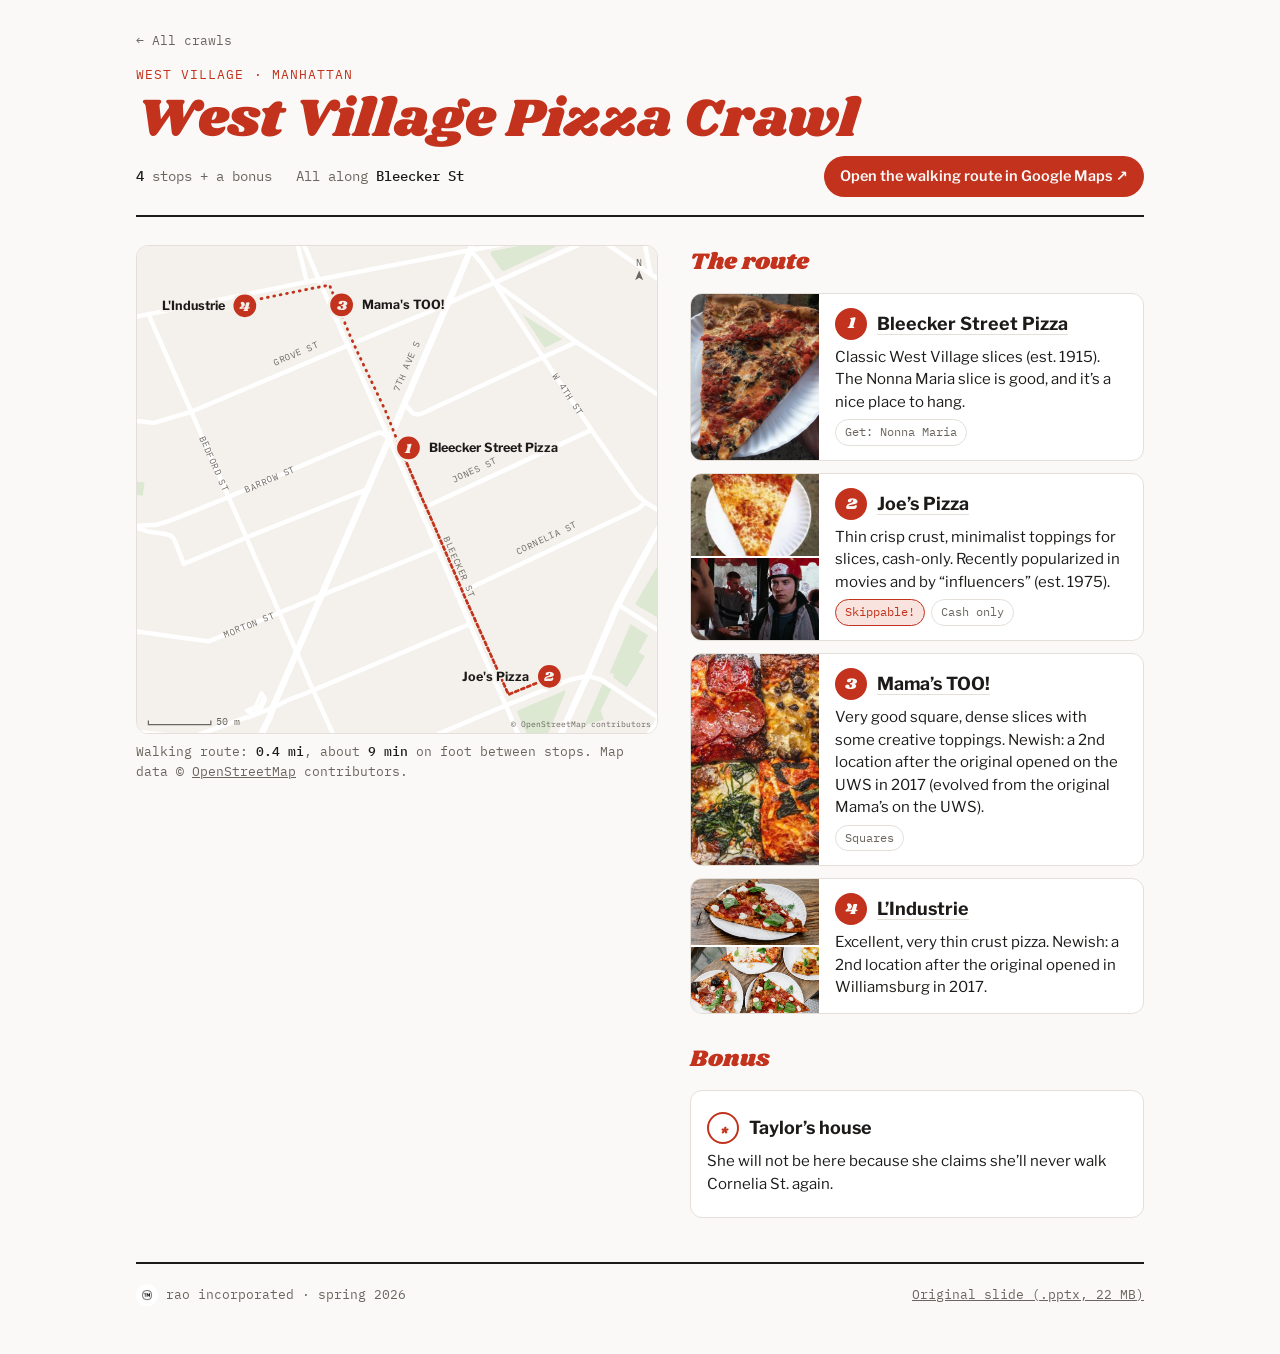
<file: west-village.html>
<!doctype html>
<html lang="en">
<head>
<meta charset="utf-8">
<meta name="viewport" content="width=device-width, initial-scale=1, viewport-fit=cover">
<title>West Village Pizza Crawl</title>
<link rel="preconnect" href="https://fonts.googleapis.com">
<link rel="preconnect" href="https://fonts.gstatic.com" crossorigin>
<link rel="stylesheet" href="https://fonts.googleapis.com/css2?family=Shrikhand&family=Libre+Franklin:wght@400;500;600;700&family=IBM+Plex+Mono:wght@400;500&display=swap">
<link rel="stylesheet" href="crawl.css">
<link rel="stylesheet" href="map.css">
</head>
<body>
<div class="wrap">
  <a class="back" href="./">← All crawls</a>
  <header>
    <div class="eyebrow">West Village · Manhattan</div>
    <h1>West Village Pizza Crawl</h1>
    <div class="facts">
      <div><b>4</b> stops + a bonus</div>
      <div>All along <b>Bleecker St</b></div>
    </div>
    <a class="route-btn" target="_blank" rel="noopener" href="https://www.google.com/maps/dir/?api=1&amp;travelmode=walking&amp;origin=Bleecker+Street+Pizza%2C+New+York%2C+NY&amp;waypoints=Joe%27s+Pizza%2C+Carmine+St%2C+New+York%2C+NY%7CMama%27s+TOO%21+West+Village%2C+New+York%2C+NY&amp;destination=L%27Industrie+Pizzeria%2C+Christopher+St%2C+New+York%2C+NY">Open the walking route in Google Maps ↗</a>
  </header>

  <div class="crawl-layout">
  <!-- map:start (generated by tools/build_maps.py, do not edit by hand) -->
<figure class="map" data-legs="253,375,88">
<svg class="route-map" viewBox="0 0 640 600" role="img" aria-labelledby="map-title-west-village"><title id="map-title-west-village">Walking route map: Bleecker Street Pizza, then Joe&#x27;s Pizza, then Mama&#x27;s TOO!, then L&#x27;Industrie</title><rect width="640" height="600" fill="var(--map-bg)"/><path d="M435.5 8.3 L435.3 8.8 L435.3 9.6 L435.4 10.3 L435.9 11.2 L441.2 18.7 L442.5 20.6 L443.9 22.7 L448.6 29.4 L449.0 29.8 L449.6 30.2 L450.1 30.3 L450.6 30.4 L451.3 30.3 L451.9 30.2 L452.5 30.0 L475.6 19.3 L477.2 18.6 L478.7 17.8 L527.9 -5.1 L529.2 -5.8 L530.2 -6.5 L530.7 -7.5 L530.8 -7.9 L530.9 -8.4 L530.8 -8.9 L530.5 -9.3 L530.2 -9.8 L529.8 -10.2 L529.4 -10.4 L528.8 -10.7 L528.0 -10.8 L527.3 -10.8 L470.9 -0.1 L469.3 0.2 L467.3 0.6 L437.3 6.4 L436.6 6.6 L436.2 7.0 L435.9 7.3 L435.7 7.8 L435.5 8.3Z" fill="var(--map-park)"/><path d="M474.4 84.2 L523.3 114.9 L501.7 125.3 L474.4 84.2Z" fill="var(--map-park)"/><path d="M488.7 620.5 L468.7 575.9 L468.4 575.0 L468.2 574.1 L468.1 573.3 L468.2 572.7 L468.4 572.3 L468.9 571.7 L469.7 571.2 L470.8 570.6 L525.6 547.4 L526.5 547.1 L526.9 547.0 L527.3 547.1 L527.5 547.7 L527.6 548.0 L527.5 548.6 L496.3 622.6 L488.7 620.5Z" fill="var(--map-park)"/><path d="M-5.6 629.9 L-2.0 630.2 L1.5 631.1 L4.0 633.5 L5.9 636.1 L6.6 638.7 L6.4 641.2 L20.7 643.1 L22.2 630.7 L70.4 638.4 L73.4 617.6 L65.1 620.5 L54.4 619.1 L-17.7 609.5 L-5.6 629.9Z" fill="var(--map-park)"/><path d="M-94.5 599.3 L-23.9 608.7 L-17.7 609.5 L54.4 619.1 L65.1 620.5 L73.4 617.6 L70.4 638.4 L22.2 630.7 L11.3 712.6 L-10.0 709.7 L-17.0 708.8 L-70.7 701.4 L-107.2 696.3 L-94.5 599.3Z" fill="var(--map-park)"/><path d="M519.5 657.4 L541.5 618.4 L555.8 652.2 L522.6 664.4 L521.0 664.0 L519.5 662.4 L519.1 660.1 L519.5 657.4Z" fill="var(--map-park)"/><path d="M436.6 641.2 L462.9 631.3 L465.9 633.0 L478.0 657.5 L471.8 657.4 L464.7 656.1 L445.7 664.1 L440.6 651.4 L436.6 641.2Z" fill="var(--map-park)"/><path d="M408.2 637.1 L419.1 632.4 L430.7 627.4 L431.7 629.8 L436.6 641.2 L440.6 651.4 L445.7 664.1 L413.6 678.1 L399.2 646.7 L410.4 642.3 L408.2 637.1Z" fill="var(--map-park)"/><path d="M570.5 571.6 L574.7 583.2 L550.8 589.5 L573.0 539.0 L583.6 545.7 L570.5 571.6Z" fill="var(--map-park)"/><path d="M664.0 353.4 L613.0 440.9 L654.5 465.5 L681.7 419.6 L672.5 414.2 L682.0 398.1 L671.7 391.4 L688.1 368.2 L664.0 353.4Z" fill="var(--map-park)"/><path d="M629.1 479.2 L628.2 480.8 L617.6 500.4 L625.2 504.5 L613.2 526.8 L602.7 543.0 L586.4 531.4 L586.2 528.7 L586.1 525.9 L581.4 526.1 L607.4 465.3 L629.1 479.2Z" fill="var(--map-park)"/><path d="M664.1 356.0 L675.1 362.8 L686.3 369.7 L651.6 379.2 L658.3 366.7 L664.1 356.0Z" fill="var(--map-park)"/><path d="M399.2 646.7 L413.6 678.1 L445.7 664.1 L440.6 651.4 L436.6 641.2 L431.7 629.8 L430.7 627.4 L419.1 632.4 L408.2 637.1 L407.6 635.8 L403.1 625.6 L396.9 611.4 L396.2 609.8 L395.8 608.9 L384.4 613.8 L385.6 616.4 L391.6 630.0 L396.0 639.8 L399.2 646.7Z" fill="var(--map-park)"/><path d="M541.7 -16.9 L574.1 -22.4 L544.8 -9.9 L544.8 -12.0 L544.4 -14.1 L543.3 -15.8 L541.7 -16.9Z" fill="var(--map-park)"/><path d="M467.3 0.6 L468.1 4.0 L452.8 7.3 L449.9 8.5 L447.9 9.7 L446.8 10.6 L446.0 12.1 L445.9 13.7 L446.2 14.9 L446.6 16.0 L441.2 18.7 L435.9 11.2 L435.4 10.3 L435.3 9.6 L435.3 8.8 L435.5 8.3 L435.7 7.8 L435.9 7.3 L436.2 7.0 L436.6 6.6 L437.3 6.4 L467.3 0.6Z" fill="var(--map-park)"/><path d="M443.9 22.7 L448.9 20.0 L449.8 21.3 L450.8 22.4 L452.0 23.1 L453.2 23.8 L454.4 24.3 L455.4 24.5 L456.9 24.5 L458.4 23.9 L474.2 16.4 L475.6 19.3 L452.5 30.0 L451.9 30.2 L451.3 30.3 L450.6 30.4 L450.1 30.3 L449.6 30.2 L449.0 29.8 L448.6 29.4 L443.9 22.7Z" fill="var(--map-park)"/><path d="M470.9 -0.1 L471.7 3.5 L473.6 3.2 L475.8 3.3 L477.6 3.8 L478.6 4.5 L479.7 5.4 L480.5 6.6 L481.1 8.0 L481.5 9.3 L481.4 11.0 L480.9 12.1 L480.2 13.1 L477.4 15.0 L478.7 17.8 L527.9 -5.1 L529.2 -5.8 L530.2 -6.5 L530.7 -7.5 L530.8 -7.9 L530.9 -8.4 L530.8 -8.9 L530.5 -9.3 L530.2 -9.8 L529.8 -10.2 L529.4 -10.4 L528.8 -10.7 L528.0 -10.8 L527.3 -10.8 L470.9 -0.1Z" fill="var(--map-park)"/><path d="M-34.6 285.2 L-36.7 301.7 L7.1 307.4 L9.3 290.9 L-34.6 285.2Z" fill="var(--map-park)"/><path d="M136.5 573.0 L139.1 574.7 L140.7 575.5 L144.0 574.9 L151.7 571.1 L153.3 569.1 L155.4 564.2 L158.1 558.3 L156.4 554.4 L151.9 564.7 L151.0 566.2 L150.4 567.0 L148.5 568.1 L144.1 569.9 L136.5 573.0" fill="none" stroke="var(--map-street)" stroke-width="4" stroke-linecap="round" stroke-linejoin="round"/><path d="M136.5 573.0 L134.7 571.4 L145.6 567.0 L153.1 549.6 L156.4 554.4 L151.9 564.7 L151.0 566.2 L150.4 567.0 L148.5 568.1 L144.1 569.9 L136.5 573.0" fill="none" stroke="var(--map-street)" stroke-width="4" stroke-linecap="round" stroke-linejoin="round"/><path d="M394.0 428.5 L398.1 426.5 L400.7 425.3 L616.8 323.5 L617.3 323.1 L625.8 315.4" fill="none" stroke="var(--map-street)" stroke-width="5.5" stroke-linecap="round" stroke-linejoin="round"/><path d="M283.6 299.2 L258.9 309.1 L140.3 356.5 L134.6 358.8 L128.3 361.5 L57.5 391.2 L47.5 365.4 L45.3 360.2 L42.4 357.1 L38.6 355.5 L33.1 354.2 L18.4 352.1 L12.9 351.3 L-5.4 345.1" fill="none" stroke="var(--map-street)" stroke-width="5.5" stroke-linecap="round" stroke-linejoin="round"/><path d="M632.1 34.5 L629.3 19.9 L621.6 -20.3 L620.2 -27.7 L618.7 -35.4" fill="none" stroke="var(--map-street)" stroke-width="5.5" stroke-linecap="round" stroke-linejoin="round"/><path d="M954.7 243.5 L946.9 238.6 L782.7 132.2 L766.6 121.8 L750.3 111.3 L683.1 68.1 L632.1 34.5 L572.4 -6.5 L565.9 -11.2" fill="none" stroke="var(--map-street)" stroke-width="5.5" stroke-linecap="round" stroke-linejoin="round"/><path d="M440.3 45.2 L449.7 52.5 L540.5 118.1" fill="none" stroke="var(--map-street)" stroke-width="5.5" stroke-linecap="round" stroke-linejoin="round"/><path d="M494.7 665.5 L497.3 670.5 L501.1 674.5 L506.4 675.9 L511.8 675.9 L602.4 641.0 L640.2 585.0 L642.8 581.1" fill="none" stroke="var(--map-street)" stroke-width="5.5" stroke-linecap="round" stroke-linejoin="round"/><path d="M348.4 324.2 L352.7 322.2 L355.4 321.0 L552.2 229.7 L559.4 226.4" fill="none" stroke="var(--map-street)" stroke-width="5.5" stroke-linecap="round" stroke-linejoin="round"/><path d="M540.5 118.1 L532.8 122.0 L513.9 130.5 L507.3 133.4 L499.6 136.9" fill="none" stroke="var(--map-street)" stroke-width="5.5" stroke-linecap="round" stroke-linejoin="round"/><path d="M726.8 -58.1 L728.4 -48.9 L732.8 -26.5 L732.8 -21.4 L731.3 -15.9 L688.4 58.8 L683.1 68.1" fill="none" stroke="var(--map-street)" stroke-width="5.5" stroke-linecap="round" stroke-linejoin="round"/><path d="M565.9 -11.2 L546.5 -2.9 L452.5 39.5 L440.3 45.2" fill="none" stroke="var(--map-street)" stroke-width="5.5" stroke-linecap="round" stroke-linejoin="round"/><path d="M-96.7 461.5 L-83.6 463.1 L46.4 480.9 L88.2 486.6 L167.7 454.5 L175.2 451.4 L183.1 448.2 L202.8 440.0 L227.0 430.0" fill="none" stroke="var(--map-street)" stroke-width="5.5" stroke-linecap="round" stroke-linejoin="round"/><path d="M64.9 605.4 L-1.9 597.5 L-22.5 595.1 L-97.9 586.5 L-112.0 584.9" fill="none" stroke="var(--map-street)" stroke-width="5.5" stroke-linecap="round" stroke-linejoin="round"/><path d="M102.5 715.0 L128.7 701.8 L255.5 649.2 L261.8 646.6 L268.1 643.9 L350.8 609.0 L444.5 569.4 L453.9 565.5" fill="none" stroke="var(--map-street)" stroke-width="5.5" stroke-linecap="round" stroke-linejoin="round"/><path d="M167.0 568.3 L138.6 579.6 L133.5 580.5 L64.9 605.4" fill="none" stroke="var(--map-street)" stroke-width="5.5" stroke-linecap="round" stroke-linejoin="round"/><path d="M-496.2 76.1 L-358.6 47.0 L-353.3 45.9 L-347.1 44.1 L-337.2 42.6 L-322.5 40.2 L-199.9 15.3 L-191.6 13.7 L-176.9 10.9 L-162.9 8.1 L-109.0 -2.9 L-58.7 -13.1 L-39.4 -17.6" fill="none" stroke="var(--map-street)" stroke-width="5.5" stroke-linecap="round" stroke-linejoin="round"/><path d="M710.6 625.5 L703.7 621.0 L647.0 583.8 L642.8 581.1 L637.9 577.9 L571.9 534.0 L554.6 529.0" fill="none" stroke="var(--map-street)" stroke-width="5.5" stroke-linecap="round" stroke-linejoin="round"/><path d="M651.4 331.2 L666.5 340.9 L691.5 357.2 L817.9 439.1 L826.5 444.6" fill="none" stroke="var(--map-street)" stroke-width="5.5" stroke-linecap="round" stroke-linejoin="round"/><path d="M440.3 45.2 L445.5 54.2 L499.6 136.9 L503.6 142.7 L554.1 218.4 L559.4 226.4 L615.3 306.2 L619.7 310.1 L625.8 315.4 L635.2 321.4 L651.4 331.2" fill="none" stroke="var(--map-street)" stroke-width="5.5" stroke-linecap="round" stroke-linejoin="round"/><path d="M453.9 565.5 L458.8 563.5" fill="none" stroke="var(--map-street)" stroke-width="5.5" stroke-linecap="round" stroke-linejoin="round"/><path d="M419.6 -15.9 L407.5 -31.1 L391.7 -97.4 L389.8 -104.9 L388.0 -113.5 L367.5 -207.9 L366.2 -214.1 L363.8 -225.0 L343.1 -318.0 L341.9 -323.6 L339.3 -335.2 L318.9 -429.1 L316.9 -437.9 L315.2 -446.1 L294.8 -541.0 L293.3 -547.6 L291.6 -558.5 L274.7 -657.4 L273.8 -668.3 L272.9 -680.0 L272.7 -760.5 L272.6 -768.4" fill="none" stroke="var(--map-street)" stroke-width="5.5" stroke-linecap="round" stroke-linejoin="round"/><path d="M167.0 568.3 L189.4 557.3 L208.8 550.1 L216.9 546.7 L226.0 542.9 L393.9 471.9 L401.3 468.9 L409.6 465.4" fill="none" stroke="var(--map-street)" stroke-width="5.5" stroke-linecap="round" stroke-linejoin="round"/><path d="M329.1 194.1 L337.9 204.1 L339.1 205.2 L340.5 206.0 L341.9 206.6 L343.3 206.9 L344.8 207.2 L346.2 207.1 L349.1 206.6 L351.5 205.9 L484.1 144.1 L491.8 140.5 L499.6 136.9" fill="none" stroke="var(--map-street)" stroke-width="5.5" stroke-linecap="round" stroke-linejoin="round"/><path d="M-66.6 208.1 L-52.6 209.6 L20.7 217.7 L60.1 206.0 L66.7 204.0 L72.5 201.6 L252.1 125.6 L259.4 122.5 L263.8 120.6 L266.3 119.5 L358.2 81.5 L382.2 70.9" fill="none" stroke="var(--map-street)" stroke-width="5.5" stroke-linecap="round" stroke-linejoin="round"/><path d="M310.4 237.4 L304.1 231.9 L303.3 231.3 L302.4 230.7 L301.4 230.3 L300.4 229.9 L299.4 229.8 L298.3 229.8 L296.6 230.1 L292.9 231.6 L120.4 305.6 L118.7 306.3 L112.7 308.9 L107.1 311.2 L41.5 337.7 L22.4 343.4 L12.0 343.6 L-5.4 345.1 L-26.0 343.6 L-69.0 338.7 L-81.6 337.3" fill="none" stroke="var(--map-street)" stroke-width="5.5" stroke-linecap="round" stroke-linejoin="round"/><path d="M-39.4 -17.6 L-25.2 -20.4 L174.2 -61.4 L183.5 -63.3" fill="none" stroke="var(--map-street)" stroke-width="5.5" stroke-linecap="round" stroke-linejoin="round"/><path d="M196.6 500.1 L185.6 475.1 L177.6 456.9 L175.2 451.4" fill="none" stroke="var(--map-street)" stroke-width="5.5" stroke-linecap="round" stroke-linejoin="round"/><path d="M348.4 841.5 L303.1 741.1 L300.7 735.5 L297.3 727.6 L266.5 657.4 L261.8 646.6 L256.7 635.3 L222.5 559.1 L219.6 552.8 L216.9 546.7 L213.1 539.1 L206.8 523.6 L196.6 500.1" fill="none" stroke="var(--map-street)" stroke-width="5.5" stroke-linecap="round" stroke-linejoin="round"/><path d="M453.9 565.5 L459.0 577.4 L481.3 629.7 L485.9 640.8 L489.0 647.9 L494.7 665.5" fill="none" stroke="var(--map-street)" stroke-width="5.5" stroke-linecap="round" stroke-linejoin="round"/><path d="M310.4 237.4 L316.0 250.3 L320.4 260.1 L348.4 324.2 L351.5 331.4 L366.2 364.8 L369.2 371.9 L390.8 421.2 L394.0 428.5 L396.4 434.6 L409.6 465.4 L412.5 472.1 L449.0 554.9 L453.9 565.5" fill="none" stroke="var(--map-street)" stroke-width="5.5" stroke-linecap="round" stroke-linejoin="round"/><path d="M410.4 5.3 L390.2 8.9 L233.5 39.4 L223.6 41.3" fill="none" stroke="var(--map-street)" stroke-width="5.5" stroke-linecap="round" stroke-linejoin="round"/><path d="M-52.9 97.5 L-72.7 100.0 L-176.1 121.4 L-184.1 123.1 L-199.6 130.6" fill="none" stroke="var(--map-street)" stroke-width="5.5" stroke-linecap="round" stroke-linejoin="round"/><path d="M227.0 430.0 L250.0 420.5 L360.3 375.5 L369.2 371.9" fill="none" stroke="var(--map-street)" stroke-width="5.5" stroke-linecap="round" stroke-linejoin="round"/><path d="M194.6 -26.9 L196.0 -8.2 L206.8 35.1 L209.1 44.3" fill="none" stroke="var(--map-street)" stroke-width="5.5" stroke-linecap="round" stroke-linejoin="round"/><path d="M223.6 41.3 L227.5 49.8 L255.9 114.5 L259.4 122.5 L263.4 131.5 L300.2 214.2 L310.4 237.4" fill="none" stroke="var(--map-street)" stroke-width="5.5" stroke-linecap="round" stroke-linejoin="round"/><path d="M223.6 41.3 L209.1 44.3 L207.7 44.5 L14.6 83.8 L-39.5 94.8 L-52.9 97.5" fill="none" stroke="var(--map-street)" stroke-width="5.5" stroke-linecap="round" stroke-linejoin="round"/><path d="M817.5 -75.0 L804.1 -72.6 L734.7 -59.7 L726.8 -58.1 L722.2 -57.2 L625.9 -38.4 L618.7 -35.4" fill="none" stroke="var(--map-street)" stroke-width="5.5" stroke-linecap="round" stroke-linejoin="round"/><path d="M434.1 0.8 L410.4 5.3" fill="none" stroke="var(--map-street)" stroke-width="5.5" stroke-linecap="round" stroke-linejoin="round"/><path d="M183.5 -63.3 L186.0 -55.0 L194.6 -26.9" fill="none" stroke="var(--map-street)" stroke-width="5.5" stroke-linecap="round" stroke-linejoin="round"/><path d="M194.6 -26.9 L220.0 32.7 L223.6 41.3" fill="none" stroke="var(--map-street)" stroke-width="5.5" stroke-linecap="round" stroke-linejoin="round"/><path d="M458.8 563.5 L462.1 562.1 L532.6 533.9" fill="none" stroke="var(--map-street)" stroke-width="5.5" stroke-linecap="round" stroke-linejoin="round"/><path d="M759.3 549.4 L751.8 544.6 L630.4 465.9 L606.6 450.5 L592.1 441.3" fill="none" stroke="var(--map-street)" stroke-width="5.5" stroke-linecap="round" stroke-linejoin="round"/><path d="M759.3 549.4 L754.1 557.4 L713.4 621.0 L710.6 625.5 L708.1 629.2 L626.8 756.5 L621.0 765.3" fill="none" stroke="var(--map-street)" stroke-width="5.5" stroke-linecap="round" stroke-linejoin="round"/><path d="M618.7 -35.4 L610.5 -33.1 L581.2 -27.4 L538.6 -19.2" fill="none" stroke="var(--map-street)" stroke-width="5.5" stroke-linecap="round" stroke-linejoin="round"/><path d="M434.1 0.8 L426.2 -8.6 L419.6 -15.9" fill="none" stroke="var(--map-street)" stroke-width="5.5" stroke-linecap="round" stroke-linejoin="round"/><path d="M175.2 451.4 L172.4 445.0 L136.9 364.1 L134.6 358.8 L131.4 351.6 L115.3 314.9 L112.7 308.9 L110.0 302.5 L69.9 211.3 L66.7 204.0 L63.1 195.8 L17.6 92.2 L14.6 83.8" fill="none" stroke="var(--map-street)" stroke-width="5.5" stroke-linecap="round" stroke-linejoin="round"/><path d="M440.3 45.2 L430.3 49.4 L406.6 59.4 L382.2 70.9" fill="none" stroke="var(--map-street)" stroke-width="5.5" stroke-linecap="round" stroke-linejoin="round"/><path d="M410.4 5.3 L424.1 20.8 L436.0 38.6 L440.3 45.2" fill="none" stroke="var(--map-street)" stroke-width="5.5" stroke-linecap="round" stroke-linejoin="round"/><path d="M594.6 -145.7 L596.7 -136.2 L614.7 -53.8 L616.4 -46.0 L618.7 -35.4" fill="none" stroke="var(--map-street)" stroke-width="5.5" stroke-linecap="round" stroke-linejoin="round"/><path d="M618.7 -35.4 L611.0 -31.2 L565.9 -11.2" fill="none" stroke="var(--map-street)" stroke-width="5.5" stroke-linecap="round" stroke-linejoin="round"/><path d="M532.6 533.9 L554.6 529.0" fill="none" stroke="var(--map-street)" stroke-width="5.5" stroke-linecap="round" stroke-linejoin="round"/><path d="M538.6 -19.2 L439.7 -0.2 L434.1 0.8" fill="none" stroke="var(--map-street)" stroke-width="5.5" stroke-linecap="round" stroke-linejoin="round"/><path d="M540.5 118.1 L692.7 216.2 L708.9 226.9" fill="none" stroke="var(--map-street)" stroke-width="5.5" stroke-linecap="round" stroke-linejoin="round"/><path d="M310.4 237.4 L301.8 257.1 L283.6 299.2" fill="none" stroke="var(--map-street)" stroke-width="8" stroke-linecap="round" stroke-linejoin="round"/><path d="M-39.4 -17.6 L-37.9 -29.0 L-30.2 -84.6 L-24.9 -129.4 L-24.1 -136.7 L-22.7 -147.9 L-10.2 -248.6 L-9.4 -255.5 L-8.0 -266.6 L-1.0 -322.9 L4.6 -368.7 L5.3 -379.4 L6.7 -389.6 L13.1 -447.2 L18.7 -482.8 L20.6 -494.9" fill="none" stroke="var(--map-street)" stroke-width="8" stroke-linecap="round" stroke-linejoin="round"/><path d="M196.6 500.1 L193.0 508.3 L172.0 556.8 L167.0 568.3" fill="none" stroke="var(--map-street)" stroke-width="8" stroke-linecap="round" stroke-linejoin="round"/><path d="M410.4 5.3 L402.8 23.0 L388.1 58.4 L382.2 70.9" fill="none" stroke="var(--map-street)" stroke-width="8" stroke-linecap="round" stroke-linejoin="round"/><path d="M-56.9 131.2 L-54.0 106.9 L-52.9 97.5" fill="none" stroke="var(--map-street)" stroke-width="8" stroke-linecap="round" stroke-linejoin="round"/><path d="M592.1 441.3 L598.0 429.8 L617.4 393.9 L645.8 341.6 L651.4 331.2 L657.3 320.5 L665.5 305.6 L704.1 235.4 L708.9 226.9 L714.3 217.0 L761.6 130.9 L766.6 121.8 L772.3 111.5 L789.6 80.7 L796.1 69.0" fill="none" stroke="var(--map-street)" stroke-width="8" stroke-linecap="round" stroke-linejoin="round"/><path d="M451.6 -90.2 L439.0 -60.9 L425.6 -30.4 L419.6 -15.9" fill="none" stroke="var(--map-street)" stroke-width="8" stroke-linecap="round" stroke-linejoin="round"/><path d="M382.2 70.9 L376.5 84.0 L351.8 141.3 L343.6 160.4 L329.1 194.1 L315.2 226.3 L312.7 231.8 L310.4 237.4" fill="none" stroke="var(--map-street)" stroke-width="8" stroke-linecap="round" stroke-linejoin="round"/><path d="M247.4 382.7 L232.7 416.7 L227.0 430.0" fill="none" stroke="var(--map-street)" stroke-width="8" stroke-linecap="round" stroke-linejoin="round"/><path d="M227.0 430.0 L223.2 438.7 L202.9 485.5 L196.6 500.1" fill="none" stroke="var(--map-street)" stroke-width="8" stroke-linecap="round" stroke-linejoin="round"/><path d="M167.0 568.3 L163.5 579.5 L124.3 658.8" fill="none" stroke="var(--map-street)" stroke-width="8" stroke-linecap="round" stroke-linejoin="round"/><path d="M124.3 658.8 L108.2 700.3 L102.5 715.0" fill="none" stroke="var(--map-street)" stroke-width="8" stroke-linecap="round" stroke-linejoin="round"/><path d="M419.6 -15.9 L415.6 -6.7 L410.4 5.3" fill="none" stroke="var(--map-street)" stroke-width="8" stroke-linecap="round" stroke-linejoin="round"/><path d="M-52.9 97.5 L-51.7 86.9 L-40.4 -9.8 L-39.4 -17.6" fill="none" stroke="var(--map-street)" stroke-width="8" stroke-linecap="round" stroke-linejoin="round"/><path d="M494.7 665.5 L501.8 644.9 L547.7 543.2 L554.6 529.0 L557.3 522.4 L574.6 481.6 L588.0 450.0 L592.1 441.3" fill="none" stroke="var(--map-street)" stroke-width="8" stroke-linecap="round" stroke-linejoin="round"/><path d="M-66.6 208.1 L-65.3 197.4 L-56.9 131.2" fill="none" stroke="var(--map-street)" stroke-width="8" stroke-linecap="round" stroke-linejoin="round"/><path d="M283.6 299.2 L247.4 382.7" fill="none" stroke="var(--map-street)" stroke-width="8" stroke-linecap="round" stroke-linejoin="round"/><path id="st-west-village-0" d="M394.0 428.5 L398.1 426.5 L400.7 425.3 L616.8 323.5 L617.3 323.1 L625.8 315.4" fill="none"/><text class="street-name" dy="-12"><textPath href="#st-west-village-0" startOffset="129" text-anchor="middle">CORNELIA ST</textPath></text><path id="st-west-village-1" d="M348.4 324.2 L352.7 322.2 L355.4 321.0 L552.2 229.7 L559.4 226.4" fill="none"/><text class="street-name" dy="-12"><textPath href="#st-west-village-1" startOffset="81" text-anchor="middle">JONES ST</textPath></text><path id="st-west-village-2" d="M310.4 237.4 L312.7 231.8 L315.2 226.3 L329.1 194.1 L343.6 160.4 L351.8 141.3 L376.5 84.0 L382.2 70.9" fill="none"/><text class="street-name" dy="-12"><textPath href="#st-west-village-2" startOffset="91" text-anchor="middle">7TH AVE S</textPath></text><path id="st-west-village-3" d="M310.4 237.4 L316.0 250.3 L320.4 260.1 L348.4 324.2 L351.5 331.4 L366.2 364.8 L369.2 371.9 L390.8 421.2 L394.0 428.5 L396.4 434.6 L409.6 465.4 L412.5 472.1 L449.0 554.9 L453.9 565.5" fill="none"/><text class="street-name" dy="-12"><textPath href="#st-west-village-3" startOffset="179" text-anchor="middle">BLEECKER ST</textPath></text><path id="st-west-village-4" d="M20.7 217.7 L60.1 206.0 L66.7 204.0 L72.5 201.6 L252.1 125.6 L259.4 122.5 L263.8 120.6 L266.3 119.5 L358.2 81.5 L382.2 70.9" fill="none"/><text class="street-name" dy="-12"><textPath href="#st-west-village-4" startOffset="195" text-anchor="middle">GROVE ST</textPath></text><path id="st-west-village-5" d="M12.0 343.6 L22.4 343.4 L41.5 337.7 L107.1 311.2 L112.7 308.9 L118.7 306.3 L120.4 305.6 L292.9 231.6 L296.6 230.1 L298.3 229.8 L299.4 229.8 L300.4 229.9 L301.4 230.3 L302.4 230.7 L303.3 231.3 L304.1 231.9 L310.4 237.4" fill="none"/><text class="street-name" dy="3.8"><textPath href="#st-west-village-5" startOffset="162" text-anchor="middle">BARROW ST</textPath></text><path id="st-west-village-6" d="M14.6 83.8 L17.6 92.2 L63.1 195.8 L66.7 204.0 L69.9 211.3 L110.0 302.5 L112.7 308.9 L115.3 314.9 L131.4 351.6 L134.6 358.8 L136.9 364.1 L172.4 445.0 L175.2 451.4" fill="none"/><text class="street-name" dy="3.8"><textPath href="#st-west-village-6" startOffset="201" text-anchor="middle">BEDFORD ST</textPath></text><path id="st-west-village-7" d="M440.3 45.2 L445.5 54.2 L499.6 136.9 L503.6 142.7 L554.1 218.4 L559.4 226.4 L615.3 306.2 L619.7 310.1 L625.8 315.4" fill="none"/><text class="street-name" dy="3.8"><textPath href="#st-west-village-7" startOffset="164" text-anchor="middle">W 4TH ST</textPath></text><path id="st-west-village-8" d="M46.4 480.9 L88.2 486.6 L167.7 454.5 L175.2 451.4 L183.1 448.2 L202.8 440.0 L227.0 430.0" fill="none"/><text class="street-name" dy="3.8"><textPath href="#st-west-village-8" startOffset="96" text-anchor="middle">MORTON ST</textPath></text><path d="M326.9 245.4 L324.7 250.4 L352.6 314.7 L355.5 320.9 L359.1 328.9 L373.3 361.6 L397.8 418.5 L400.6 425.3 L403.5 432.2 L420.1 469.0 L457.2 552.0 L508.2 531.3 L457.2 552.0 L420.1 469.0 L403.5 432.2 L400.6 425.3 L397.8 418.5 L373.3 361.6 L359.1 328.9 L355.5 320.9 L352.6 314.7 L324.7 250.4 L315.1 226.2 L305.3 201.7 L270.4 128.5 L266.4 119.6 L262.6 111.3 L247.5 74.2 L236.9 48.0 L233.9 48.7 L227.6 49.9 L221.1 51.1 L218.4 51.6 L131.8 69.1" fill="none" stroke="var(--map-bg)" stroke-width="8" stroke-linecap="round" stroke-linejoin="round" opacity=".7"/><path d="M326.9 245.4 L324.7 250.4 L352.6 314.7 L355.5 320.9 L359.1 328.9 L373.3 361.6 L397.8 418.5 L400.6 425.3 L403.5 432.2 L420.1 469.0 L457.2 552.0 L508.2 531.3 L457.2 552.0 L420.1 469.0 L403.5 432.2 L400.6 425.3 L397.8 418.5 L373.3 361.6 L359.1 328.9 L355.5 320.9 L352.6 314.7 L324.7 250.4 L315.1 226.2 L305.3 201.7 L270.4 128.5 L266.4 119.6 L262.6 111.3 L247.5 74.2 L236.9 48.0 L233.9 48.7 L227.6 49.9 L221.1 51.1 L218.4 51.6 L131.8 69.1" fill="none" stroke="var(--sauce)" stroke-width="3.5" stroke-dasharray="1 7" stroke-linecap="round" stroke-linejoin="round"/><circle cx="334.1" cy="248.4" r="15.5" fill="var(--sauce)" stroke="var(--map-bg)" stroke-width="3"/><text class="pin-num" x="334.1" y="254.4">1</text><text class="pin-label" x="359.1" y="253.9" text-anchor="start">Bleecker Street Pizza</text><circle cx="507.5" cy="529.6" r="15.5" fill="var(--sauce)" stroke="var(--map-bg)" stroke-width="3"/><text class="pin-num" x="507.5" y="535.6">2</text><text class="pin-label" x="482.5" y="535.1" text-anchor="end">Joe&#x27;s Pizza</text><circle cx="251.8" cy="72.5" r="15.5" fill="var(--sauce)" stroke="var(--map-bg)" stroke-width="3"/><text class="pin-num" x="251.8" y="78.5">3</text><text class="pin-label" x="276.8" y="78.0" text-anchor="start">Mama&#x27;s TOO!</text><circle cx="132.7" cy="73.6" r="15.5" fill="var(--sauce)" stroke="var(--map-bg)" stroke-width="3"/><text class="pin-num" x="132.7" y="79.6">4</text><text class="pin-label" x="107.7" y="79.1" text-anchor="end">L&#x27;Industrie</text><g class="map-chrome"><path d="M14 584 v5 h76.9 v-5" fill="none" stroke="var(--map-ink)" stroke-width="1.5"/><text x="96.9" y="589">50 m</text><text x="618" y="25" text-anchor="middle">N</text><path d="M618 30 l-5 12 l5 -3 l5 3 z" fill="var(--map-ink)"/><text x="632" y="592" text-anchor="end" class="attrib">© OpenStreetMap contributors</text></g></svg>
<figcaption>Walking route: <b>0.4 mi</b>, about <b>9 min</b> on foot between stops. Map data © <a href="https://www.openstreetmap.org/copyright">OpenStreetMap</a> contributors.</figcaption>
</figure>
<!-- map:end -->
  <div class="crawl-side">

  <h2 class="section">The route</h2>
  <ol class="stops">
    <li class="stop">
      <div class="photos"><img src="img/west-village/bleecker.jpg" alt="A Nonna Maria slice from Bleecker Street Pizza with tomato, garlic and basil" loading="lazy"></div>
      <div class="body">
        <div class="top"><span class="num">1</span><h3><a target="_blank" rel="noopener" href="https://www.google.com/maps/search/?api=1&amp;query=Bleecker+Street+Pizza%2C+New+York%2C+NY">Bleecker Street Pizza</a></h3></div>
        <p>Classic West Village slices (est. 1915). The Nonna Maria slice is good, and it’s a nice place to hang.</p>
        <div class="tags"><span class="tag">Get: Nonna Maria</span></div>
      </div>
    </li>
    <li class="stop">
      <div class="photos">
        <img src="img/west-village/joes.jpg" alt="A plain cheese slice from Joe's Pizza on a paper plate" loading="lazy">
        <img src="img/west-village/joes-spiderman.jpg" alt="Still from Spider-Man 2 of Peter Parker in a Joe's Pizza delivery helmet" loading="lazy">
      </div>
      <div class="body">
        <div class="top"><span class="num">2</span><h3><a target="_blank" rel="noopener" href="https://www.google.com/maps/search/?api=1&amp;query=Joe%27s+Pizza%2C+Carmine+St%2C+New+York%2C+NY">Joe’s Pizza</a></h3></div>
        <p>Thin crisp crust, minimalist toppings for slices, cash-only. Recently popularized in movies and by “influencers” (est. 1975).</p>
        <div class="tags"><span class="tag warn">Skippable!</span><span class="tag">Cash only</span></div>
      </div>
    </li>
    <li class="stop">
      <div class="photos"><img src="img/west-village/mamas-too.jpg" alt="A tray of square slices from Mama's TOO! with assorted toppings" loading="lazy"></div>
      <div class="body">
        <div class="top"><span class="num">3</span><h3><a target="_blank" rel="noopener" href="https://www.google.com/maps/search/?api=1&amp;query=Mama%27s+TOO%21+Pizzeria+West+Village%2C+New+York%2C+NY">Mama’s TOO!</a></h3></div>
        <p>Very good square, dense slices with some creative toppings. Newish: a 2nd location after the original opened on the UWS in 2017 (evolved from the original Mama’s on the UWS).</p>
        <div class="tags"><span class="tag">Squares</span></div>
      </div>
    </li>
    <li class="stop">
      <div class="photos">
        <img src="img/west-village/lindustrie-slice.jpg" alt="An L'Industrie slice topped with pepperoni, sausage, ricotta and basil" loading="lazy">
        <img src="img/west-village/lindustrie.jpg" alt="Four L'Industrie slices on paper plates, including burrata and pepperoni" loading="lazy">
      </div>
      <div class="body">
        <div class="top"><span class="num">4</span><h3><a target="_blank" rel="noopener" href="https://www.google.com/maps/search/?api=1&amp;query=L%27Industrie+Pizzeria%2C+Christopher+St%2C+New+York%2C+NY">L’Industrie</a></h3></div>
        <p>Excellent, very thin crust pizza. Newish: a 2nd location after the original opened in Williamsburg in 2017.</p>
      </div>
    </li>
  </ol>

  <h2 class="section">Bonus</h2>
  <ul class="stops">
    <li class="stop text-only">
      <div class="body">
        <div class="top"><span class="num extra" aria-hidden="true">*</span><h3>Taylor’s house</h3></div>
        <p>She will not be here because she claims she’ll never walk Cornelia St. again.</p>
      </div>
    </li>
  </ul>

  </div>
  </div>

  <footer>
    <span class="brand"><img src="img/tm.jpg" alt="" width="22" height="22">rao incorporated · spring 2026</span>
    <a href="west_village_pizza_crawl.pptx">Original slide (.pptx, 22 MB)</a>
  </footer>
</div>
</body>
</html>
</file>
<file: map.css>
/* Route maps from tools/build_maps.py; shared by every crawl page */
:root {
  --map-bg: #F4F1EC;
  --map-street: #FFFFFF;
  --map-park: #DCE8D2;
  --map-ink: #6B655F;
  --map-label: #1D1B19;
  --map-sauce: #C2321C;
}
@media (prefers-color-scheme: dark) {
  :root {
    --map-bg: #24201C;
    --map-street: #3A342E;
    --map-park: #263325;
    --map-ink: #A69E96;
    --map-label: #F1EDE8;
    --map-sauce: #F0694E;
  }
}
/* Map pinned on the left while the stops scroll beside it; stacks on narrow screens */
.crawl-layout {
  display: grid; grid-template-columns: minmax(0, 1.15fr) minmax(0, 1fr); gap: 32px;
  align-items: start; margin-top: 28px;
}
.crawl-layout > .map { position: sticky; top: calc(env(safe-area-inset-top, 0px) + 16px); }
.crawl-side > :first-child { margin-top: 0; }
@media (max-width: 860px) {
  .crawl-layout { grid-template-columns: minmax(0, 1fr); gap: 24px; }
  .crawl-layout > .map { position: static; }
}
.map { margin: 0; display: grid; gap: 8px; }
.route-map {
  --sauce: var(--map-sauce);
  display: block; width: 100%; height: auto;
  border: 1px solid var(--line, #E4DFD9); border-radius: 12px; overflow: hidden;
}
.route-map text { font-family: "IBM Plex Mono", ui-monospace, Menlo, monospace; }
.route-map .street-name { font-size: 11px; letter-spacing: 1.2px; fill: var(--map-ink); }
.route-map .pin-num { font-family: "Shrikhand", Georgia, serif; font-size: 17px; fill: var(--map-bg); text-anchor: middle; }
.route-map .pin-num.extra { font-family: "Libre Franklin", system-ui, sans-serif; font-size: 23px; font-weight: 700; fill: var(--map-sauce); }
.route-map .pin-label {
  font-family: "Libre Franklin", system-ui, sans-serif; font-size: 15.5px; font-weight: 700; fill: var(--map-label);
  paint-order: stroke; stroke: var(--map-bg); stroke-width: 4px; stroke-linejoin: round;
}
.route-map .map-chrome text { font-size: 12px; fill: var(--map-ink); }
.route-map .map-chrome .attrib { font-size: 10px; }
.map figcaption { font-family: "IBM Plex Mono", ui-monospace, Menlo, monospace; font-size: 12.5px; color: var(--muted, #6B655F); }
.map figcaption b { font-weight: 500; color: var(--ink, #1D1B19); }
.map figcaption a { color: inherit; }
</file>
<file: crawl.css>
/* Shared look for the photo crawls: sign-style header, the route map, then numbered stop cards */
:root {
  --bg: #FAF9F7;
  --surface: #FFFFFF;
  --ink: #1D1B19;
  --muted: #6B655F;
  --line: #E4DFD9;
  --sauce: #C2321C;
  --sauce-soft: #F8E3DE;
  --basil: #2E6A3A;
  --font-sign: "Shrikhand", "Georgia", serif;
  --font-body: "Libre Franklin", system-ui, -apple-system, "Segoe UI", sans-serif;
  --font-ticket: "IBM Plex Mono", ui-monospace, "SFMono-Regular", Menlo, monospace;
}
@media (prefers-color-scheme: dark) {
  :root {
    --bg: #161412; --surface: #1F1C19; --ink: #F1EDE8; --muted: #A69E96; --line: #34302B;
    --sauce: #F0694E; --sauce-soft: #3A1F19; --basil: #84C493;
    color-scheme: dark;
  }
}
* { box-sizing: border-box; }
body {
  margin: 0; background: var(--bg); color: var(--ink);
  font-family: var(--font-body); font-size: 16px; line-height: 1.55;
}
img { max-width: 100%; display: block; }
.wrap {
  max-width: 1040px; margin: 0 auto;
  padding-left: max(16px, env(safe-area-inset-left, 0px));
  padding-right: max(16px, env(safe-area-inset-right, 0px));
  padding-block: 28px 48px;
}
.back { font-family: var(--font-ticket); font-size: 13px; color: var(--muted); text-decoration: none; }
.back:hover { color: var(--sauce); }
header {
  display: grid; grid-template-columns: minmax(0, 1fr) auto; grid-auto-flow: row dense;
  column-gap: 24px; row-gap: 8px; padding-block: 12px 18px; border-bottom: 2px solid var(--ink);
}
header > * { grid-column: 1 / -1; }
header > .facts { grid-column: 1; align-self: center; margin: 0; }
header > .route-btn { grid-column: 2; align-self: center; margin: 0; }
@media (max-width: 640px) { header > .route-btn { grid-column: 1 / -1; } }
.eyebrow { font-family: var(--font-ticket); font-size: 13px; letter-spacing: .08em; text-transform: uppercase; color: var(--sauce); }
h1 {
  font-family: var(--font-sign); font-weight: 400; color: var(--sauce);
  font-size: clamp(2.2rem, 5.5vw, 3.4rem); line-height: 1.02; margin: 0; text-wrap: balance;
}
.facts { display: flex; flex-wrap: wrap; gap: 8px 24px; font-family: var(--font-ticket); font-size: 14px; color: var(--muted); }
.facts b { color: var(--ink); font-weight: 500; }
.route-btn {
  justify-self: start; display: inline-flex; align-items: center; gap: 8px; margin-top: 4px;
  background: var(--sauce); color: var(--bg); text-decoration: none; font-weight: 600;
  padding: 9px 16px; border-radius: 999px; font-size: 14.5px; white-space: nowrap;
}
.route-btn:hover { filter: brightness(1.08); }
a:focus-visible { outline: 3px solid var(--basil); outline-offset: 3px; }

/* Compact stop cards: a photo strip on the left, text on the right, so they fit beside the map */
h2.section { font-family: var(--font-sign); font-weight: 400; color: var(--sauce); font-size: 1.45rem; margin: 28px 0 12px; }
.stops { list-style: none; margin: 0; padding: 0; display: grid; gap: 12px; }
.stop {
  display: grid; grid-template-columns: 128px minmax(0, 1fr); min-height: 128px;
  background: var(--surface); border: 1px solid var(--line); border-radius: 12px; overflow: hidden;
}
@media (max-width: 520px) { .stop { grid-template-columns: 104px minmax(0, 1fr); } }
.stop .photos { display: flex; flex-direction: column; gap: 2px; min-width: 0; }
.stop .photos img { flex: 1 1 0; min-height: 64px; width: 100%; object-fit: cover; }
.stop .body { display: grid; align-content: center; gap: 6px; padding: 14px 16px; }
.stop .top { display: flex; align-items: center; gap: 10px; }
.num {
  flex: none; width: 32px; height: 32px; border-radius: 50%; display: grid; place-items: center;
  background: var(--sauce); color: var(--bg); font-family: var(--font-sign); font-size: 16px; padding-top: 2px;
}
.num.extra { background: transparent; color: var(--sauce); border: 2px solid var(--sauce); font-size: 20px; padding-top: 7px; }
.stop h3 { margin: 0; font-size: 1.12rem; line-height: 1.25; text-wrap: balance; }
.stop h3 a { color: inherit; text-decoration: none; border-bottom: 1px solid var(--line); }
.stop h3 a:hover { border-bottom-color: var(--sauce); }
.stop p { margin: 0; max-width: 60ch; font-size: 15px; line-height: 1.5; }
.tags { display: flex; flex-wrap: wrap; gap: 6px; }
.tag { font-family: var(--font-ticket); font-size: 12px; padding: 3px 9px; border-radius: 999px; border: 1px solid var(--line); color: var(--muted); }
.tag.warn { border-color: var(--sauce); color: var(--sauce); background: var(--sauce-soft); }
.stop.text-only { grid-template-columns: minmax(0, 1fr); }

footer {
  margin-top: 44px; padding-top: 20px; border-top: 2px solid var(--ink);
  display: flex; flex-wrap: wrap; align-items: center; justify-content: space-between; gap: 12px;
  font-family: var(--font-ticket); font-size: 13px; color: var(--muted);
}
footer .brand { display: inline-flex; align-items: center; gap: 8px; }
footer .brand img { width: 22px; height: 22px; border-radius: 50%; }
footer a { color: var(--muted); }
</file>
